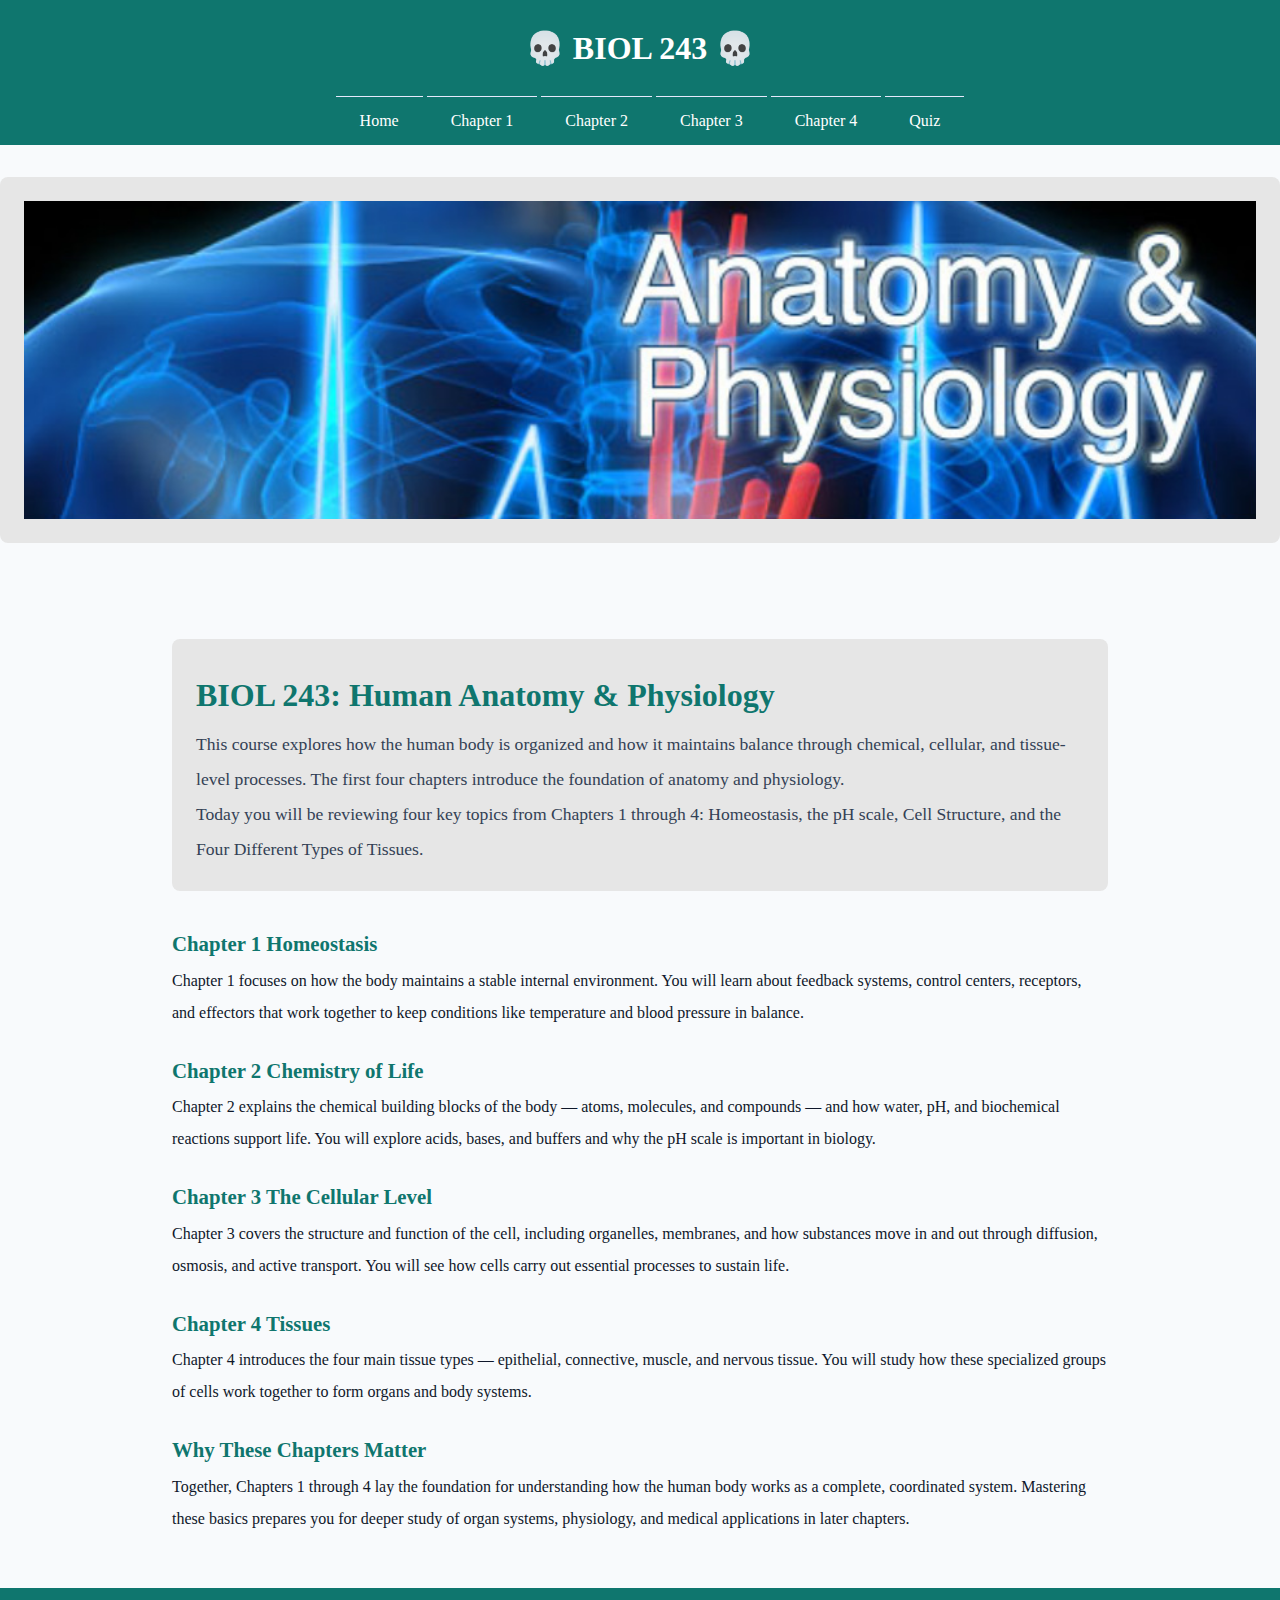
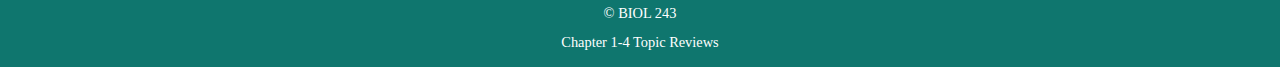
<file: index.html>
<!DOCTYPE html>
<html lang="en">
    <head>
        <title> BIOL 243 </title>
        <meta chartset="utf-8">
        <meta name="viewport" content="width=device-width, initial-scale=1.0">
        <link rel="stylesheet" href="css/styles.min.css">
    </head>
    
    <body>
        <!-- Mobile Nav -->  
        <nav class="mobile-nav">
            <div id="menu-links">
                <a href="index.html">Home</a>
                <a href="chapter1.html">Chapter 1</a>
                <a href="chapter2.html">Chapter 2</a>
                <a href="chapter3.html">Chapter 3</a>
                <a href="chapter4.html">Chapter 4</a>
                <a href="quiz.hmtl">Quiz</a>
            </div>
            <a class="menu-icon" onclick="hamburger()">
                <div>&#9776;</div>
            </a>
        </nav>
        <header>
            <h1><span class="tab-desk">&#128128;</span> BIOL 243 <span class="tab-desk">&#128128;</span></h1>
        </header>
        <nav class="tab-desk">
            <ul>
                <li><a href="index.html">Home</a></li>
                <li><a href="chapter1.html">Chapter 1</a></li>
                <li><a href="chapter2.html">Chapter 2</a></li>
                <li><a href="chapter3.html">Chapter 3</a></li>
                <li><a href="chapter4.html">Chapter 4</a></li>
                <li><a href="quiz.html">Quiz</a></li>
            </ul>
        </nav>

        <section class="hero">
            <img src="images/anatomy-banner3.jpg" alt="Anatomy banner" class="hero__img">
        </section>

        <main>
            <div class="wrapper">
                <div class="hero">
                    <h1>BIOL 243: Human Anatomy & Physiology</h1>
                    <p class="lead">
                        This course explores how the human body is organized and how it maintains balance
                        through chemical, cellular, and tissue-level processes. The first four chapters
                        introduce the foundation of anatomy and physiology.
                    </p>
                    <p class="lead">
                        Today you will be reviewing four key topics from Chapters 1 through 4: 
                        Homeostasis, the pH scale, Cell Structure, and the Four Different Types of Tissues. 
                    </p>
                </div>

                <h2>Chapter 1 Homeostasis</h2>
                <p>
                    Chapter 1 focuses on how the body maintains a stable internal environment.
                    You will learn about feedback systems, control centers, receptors, and effectors
                    that work together to keep conditions like temperature and blood pressure in balance.
                </p>

                <h2>Chapter 2 Chemistry of Life</h2>
                <p>
                    Chapter 2 explains the chemical building blocks of the body — atoms, molecules,
                    and compounds — and how water, pH, and biochemical reactions support life.
                    You will explore acids, bases, and buffers and why the pH scale is important in biology.
                </p>

                <h2>Chapter 3 The Cellular Level</h2>
                <p>
                    Chapter 3 covers the structure and function of the cell, including organelles,
                    membranes, and how substances move in and out through diffusion, osmosis,
                    and active transport. You will see how cells carry out essential processes to sustain life.
                </p>

                <h2>Chapter 4 Tissues</h2>
                <p>
                Chapter 4 introduces the four main tissue types — epithelial, connective, muscle,
                and nervous tissue. You will study how these specialized groups of cells work together
                to form organs and body systems.
                </p>

                <h2>Why These Chapters Matter</h2>
                <p>
                    Together, Chapters 1 through 4 lay the foundation for understanding how the human body
                    works as a complete, coordinated system. Mastering these basics prepares you for
                    deeper study of organ systems, physiology, and medical applications in later chapters.
                </p>
            </div>
        </main>

        <footer class="footer">
            <p>&copy; BIOL 243 </p>
            <p>Chapter 1-4 Topic Reviews</p>
        </footer> 
        <script src="scripts/script.js"></script>
    </body>
</html>
</file>
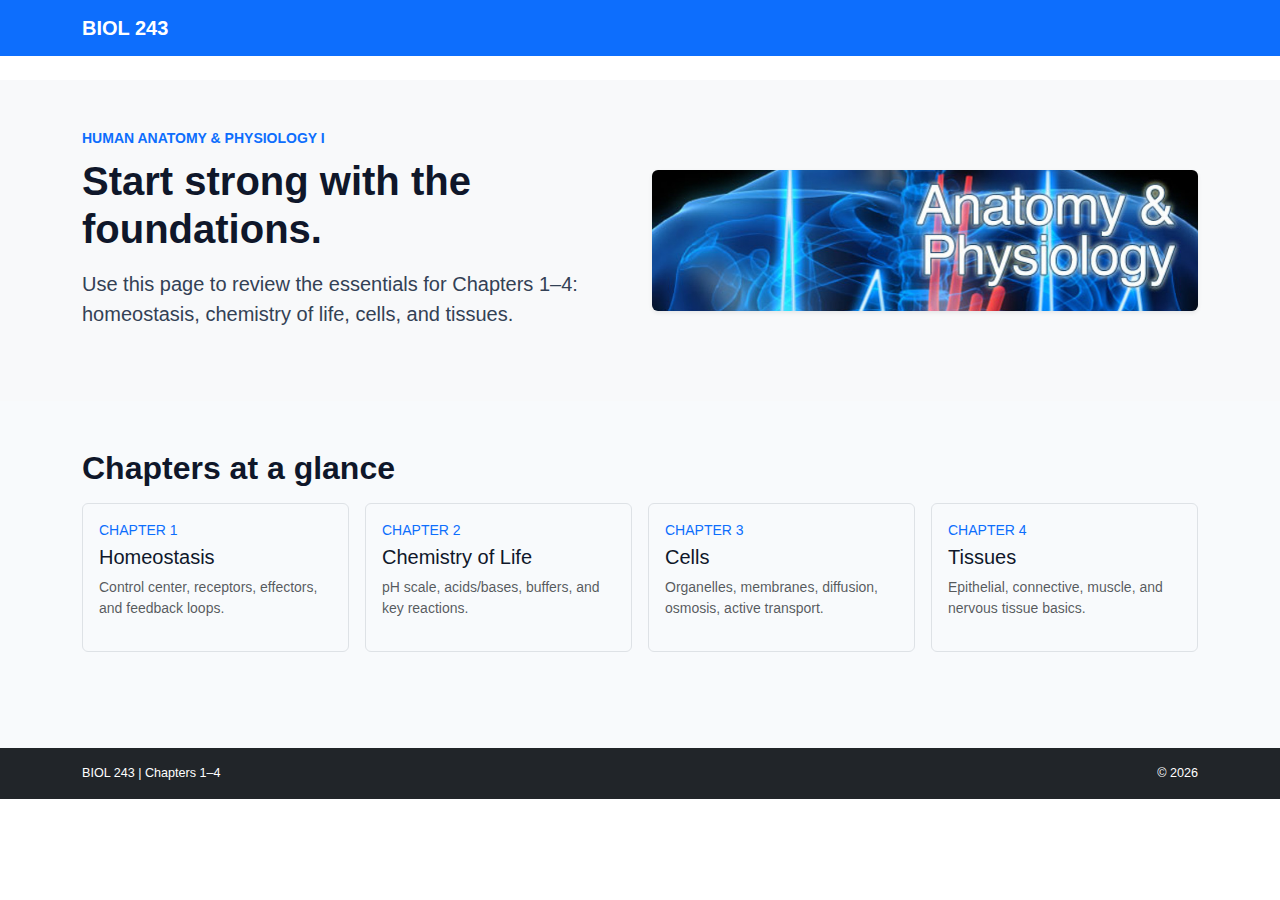
<file: BIOL243-bootstrap/index.html>
<!Doctype html>
<html lang="en">
<head>
    <meta charset="utf-8">
    <meta name="viewport" content="width=device-width, initial-scale=1">
    <title>BIOL 243 | Home</title>
    <link href="https://cdn.jsdelivr.net/npm/bootstrap@5.3.3/dist/css/bootstrap.min.css" rel="stylesheet">
    <link rel="stylesheet" href="css/styles.css">
</head>
<body>
    <nav class="navbar navbar-expand-lg navbar-dark bg-primary mb-4">
        <div class="container">
            <a class="navbar-brand fw-semibold" href="#">BIOL 243</a>
        </div>
    </nav>

    <header class="py-5 bg-light" id="overview">
        <div class="container">
            <div class="row align-items-center g-4">
                <div class="col-lg-6">
                    <p class="text-uppercase text-primary fw-semibold small mb-2">Human Anatomy &amp; Physiology I</p>
                    <h1 class="fw-bold mb-3">Start strong with the foundations.</h1>
                    <p class="lead mb-4">Use this page to review the essentials for Chapters 1–4: homeostasis, chemistry of life, cells, and tissues.</p>
                </div>
                <div class="col-lg-6">
                    <img src="images/anatomy-banner3.jpg" class="img-fluid rounded shadow-sm" alt="Anatomy illustration">
                </div>
            </div>
        </div>
    </header>

    <main class="py-5">
        <div class="container">
            <section class="mb-5" id="chapters">
                <h2 class="fw-bold mb-3">Chapters at a glance</h2>
                <div class="row g-3">
                    <div class="col-md-6 col-lg-3">
                        <div class="border rounded p-3 h-100">
                            <p class="text-uppercase text-primary small mb-1">Chapter 1</p>
                            <h5 class="mb-2">Homeostasis</h5>
                            <p class="mb-3 small text-muted">Control center, receptors, effectors, and feedback loops.</p>
                        </div>
                    </div>
                    <div class="col-md-6 col-lg-3">
                        <div class="border rounded p-3 h-100">
                            <p class="text-uppercase text-primary small mb-1">Chapter 2</p>
                            <h5 class="mb-2">Chemistry of Life</h5>
                            <p class="mb-3 small text-muted">pH scale, acids/bases, buffers, and key reactions.</p>
                        </div>
                    </div>
                    <div class="col-md-6 col-lg-3">
                        <div class="border rounded p-3 h-100">
                            <p class="text-uppercase text-primary small mb-1">Chapter 3</p>
                            <h5 class="mb-2">Cells</h5>
                            <p class="mb-3 small text-muted">Organelles, membranes, diffusion, osmosis, active transport.</p>
                        </div>
                    </div>
                    <div class="col-md-6 col-lg-3">
                        <div class="border rounded p-3 h-100">
                            <p class="text-uppercase text-primary small mb-1">Chapter 4</p>
                            <h5 class="mb-2">Tissues</h5>
                            <p class="mb-3 small text-muted">Epithelial, connective, muscle, and nervous tissue basics.</p>
                        </div>
                    </div>
                </div>
            </section>
        </div>
    </main>

    <footer class="py-3 bg-dark text-white">
        <div class="container d-flex justify-content-between align-items-center">
            <span class="small">BIOL 243 | Chapters 1–4</span>
            <span class="small">&copy; <span id="year"></span></span>
        </div>
    </footer>
    <script src="https://cdn.jsdelivr.net/npm/bootstrap@5.3.3/dist/js/bootstrap.bundle.min.js"></script>
    <script src="scripts/script.js"></script>
</body>
</html>
</file>
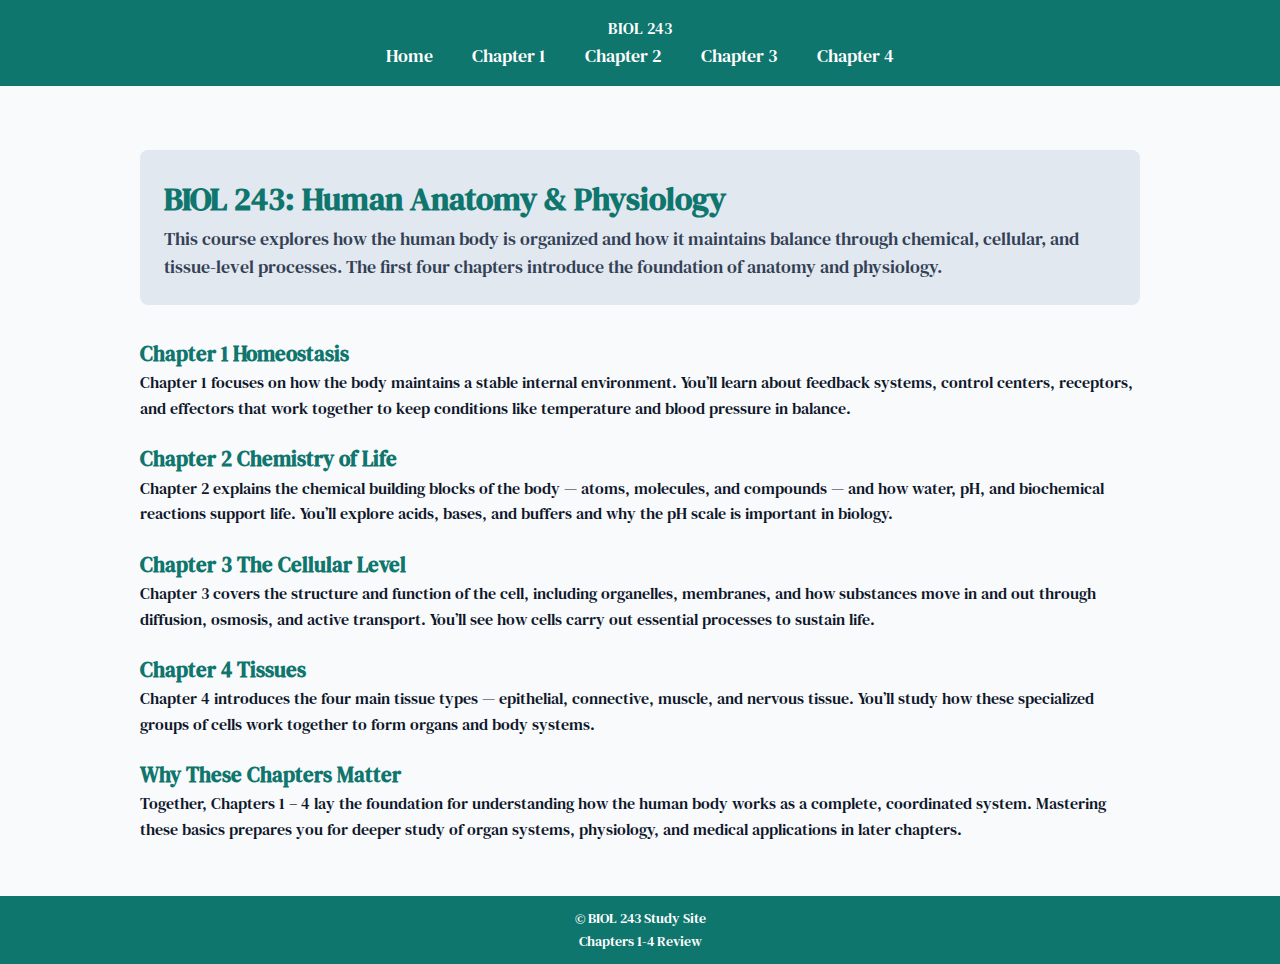
<file: Project A&P/index.html>
<!DOCTYPE html>
<html lang="eng">
    <head>
        <title>Biol 243 Ch 1-4 Review</title>
        <meta charset="utf-8">
        <meta name="viewport" content="width=device-width, intial-scale=1.0">
        <link rel="stylesheet" href="styles.css">
        <link rel="preconnect" href="https://fonts.googleapis.com">
        <link rel="preconnect" href="https://fonts.gstatic.com" crossorigin>
        <link href="https://fonts.googleapis.com/css2?family=DM+Serif+Text:ital@0;1&display=swap" rel="stylesheet">
    </head>

    <body>
        <header class="site-header">
            <div class="wrap">
                <div>BIOL 243</div>
                <nav>
                    <a href="index.html">Home</a>
                    <a href="chapter1.html">Chapter 1</a>
                    <a href="chapter2.html">Chapter 2</a>
                    <a href="chapter3.html">Chapter 3</a>
                    <a href="chapter4.html">Chapter 4</a>
                </nav>
            </div>
        </header>
        <main class="container">
            <section class="hero">
                <h1>BIOL 243: Human Anatomy & Physiology</h1>
                <p class="lead">
                    This course explores how the human body is organized and how it maintains balance
                    through chemical, cellular, and tissue-level processes. The first four chapters
                    introduce the foundation of anatomy and physiology.
                </p>
            </section>

            <section>
                <h2>Chapter 1 Homeostasis</h2>
                <p>
                    Chapter 1 focuses on how the body maintains a stable internal environment.
                    You’ll learn about feedback systems, control centers, receptors, and effectors
                    that work together to keep conditions like temperature and blood pressure in balance.
                </p>

                <h2>Chapter 2 Chemistry of Life</h2>
                <p>
                    Chapter 2 explains the chemical building blocks of the body — atoms, molecules,
                    and compounds — and how water, pH, and biochemical reactions support life.
                    You’ll explore acids, bases, and buffers and why the pH scale is important in biology.
                </p>

                <h2>Chapter 3 The Cellular Level</h2>
                <p>
                    Chapter 3 covers the structure and function of the cell, including organelles,
                    membranes, and how substances move in and out through diffusion, osmosis,
                    and active transport. You’ll see how cells carry out essential processes to sustain life.
                </p>

                <h2>Chapter 4 Tissues</h2>
                <p>
                    Chapter 4 introduces the four main tissue types — epithelial, connective, muscle,
                    and nervous tissue. You’ll study how these specialized groups of cells work together
                    to form organs and body systems.
                </p>
            </section>

            <section>
                <h2>Why These Chapters Matter</h2>
                <p>
                    Together, Chapters 1 – 4 lay the foundation for understanding how the human body
                    works as a complete, coordinated system. Mastering these basics prepares you for
                    deeper study of organ systems, physiology, and medical applications in later chapters.
                </p>
            </section>
        </main>
        
        <footer class="footer">
            <div class="wrap">
                <div>© BIOL 243 Study Site</div>
                <div>Chapters 1-4 Review</div>
            </div>
        </footer>

    </body>
</html>
</file>
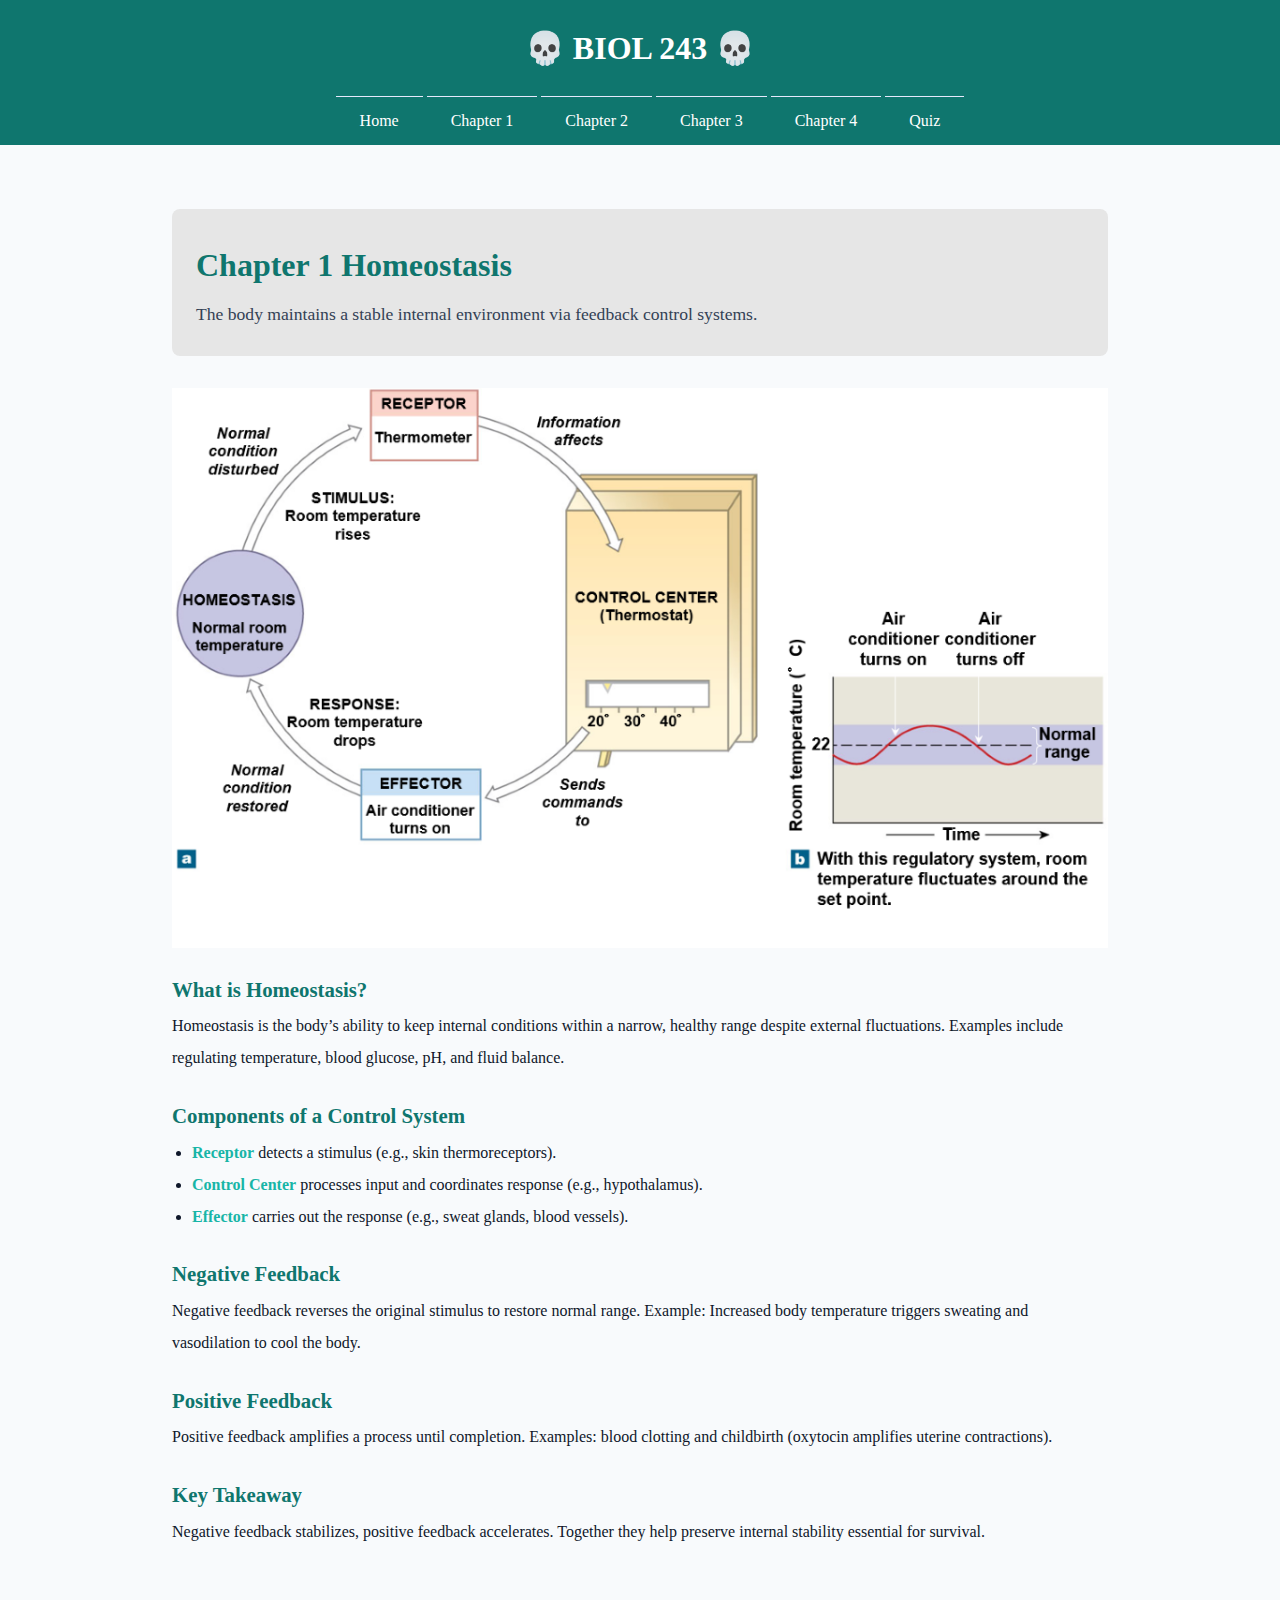
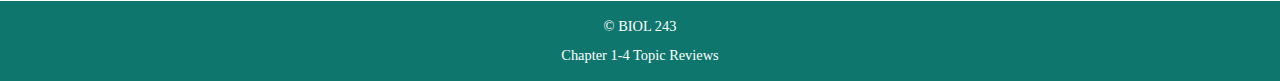
<file: chapter1.html>
<!DOCTYPE html>
<html lang="en">
    <head>
        <title>BIOL 243 Chapter 1: Homeostasis</title>
        <meta charset="UTF-8">
        <meta name="viewport" content="width=device-width, initial-scale=1.0">
        <link rel="stylesheet" href="css/styles.min.css">
    </head>
    <body>
        <!-- Mobile Nav -->  
        <nav class="mobile-nav">
            <div id="menu-links">
                <a href="index.html">Home</a>
                <a href="chapter1.html">Chapter 1</a>
                <a href="chapter2.html">Chapter 2</a>
                <a href="chapter3.html">Chapter 3</a>
                <a href="chapter4.html">Chapter 4</a>
                <a href="quiz.hmtl">Quiz</a>
            </div>
            <a class="menu-icon" onclick="hamburger()">
                <div>&#9776;</div>
            </a>
        </nav>
        <header>
            <h1><span class="tab-desk">&#128128;</span> BIOL 243 <span class="tab-desk">&#128128;</span></h1>
        </header>
        <nav class="tab-desk">
            <ul>
                <li><a href="index.html">Home</a></li>
                <li><a href="chapter1.html">Chapter 1</a></li>
                <li><a href="chapter2.html">Chapter 2</a></li>
                <li><a href="chapter3.html">Chapter 3</a></li>
                <li><a href="chapter4.html">Chapter 4</a></li>
                <li><a href="quiz.html">Quiz</a></li>
            </ul>
        </nav>        
        <main>
            <div class="wrapper">
                <div class="hero">
                    <h1>Chapter 1 Homeostasis</h1>
                    <p class="lead">The body maintains a stable internal environment via feedback control systems.</p>
                </div>
                <div class="photo-box">
                    <img 
                    src="images/homeostasis.png" 
                    alt="homeostasis visual concept">
                </div>

                <h2>What is Homeostasis?</h2>
                <p>Homeostasis is the body’s ability to keep internal conditions within a narrow, healthy range despite external fluctuations. Examples include regulating temperature, blood glucose, pH, and fluid balance.</p>
                <h2>Components of a Control System</h2>
                <ul>
                    <li><strong>Receptor</strong> detects a stimulus (e.g., skin thermoreceptors).</li>
                    <li><strong>Control Center</strong> processes input and coordinates response (e.g., hypothalamus).</li>
                    <li><strong>Effector</strong> carries out the response (e.g., sweat glands, blood vessels).</li>
                </ul>

                <h2>Negative Feedback</h2>
                <p>Negative feedback reverses the original stimulus to restore normal range. Example: Increased body temperature triggers sweating and vasodilation to cool the body.</p>
                
                <h2>Positive Feedback</h2>
                <p>Positive feedback amplifies a process until completion. Examples: blood clotting and childbirth (oxytocin amplifies uterine contractions).</p>
                
                <h2>Key Takeaway</h2>
                <p>Negative feedback stabilizes, positive feedback accelerates. Together they help preserve internal stability essential for survival.</p>
            </div>
        </main>
        
        <footer class="footer">
            <p>&copy; BIOL 243 </p>
            <p>Chapter 1-4 Topic Reviews</p>
        </footer>
        <script src="scripts/script.js"></script>
    </body>
</html>
</file>
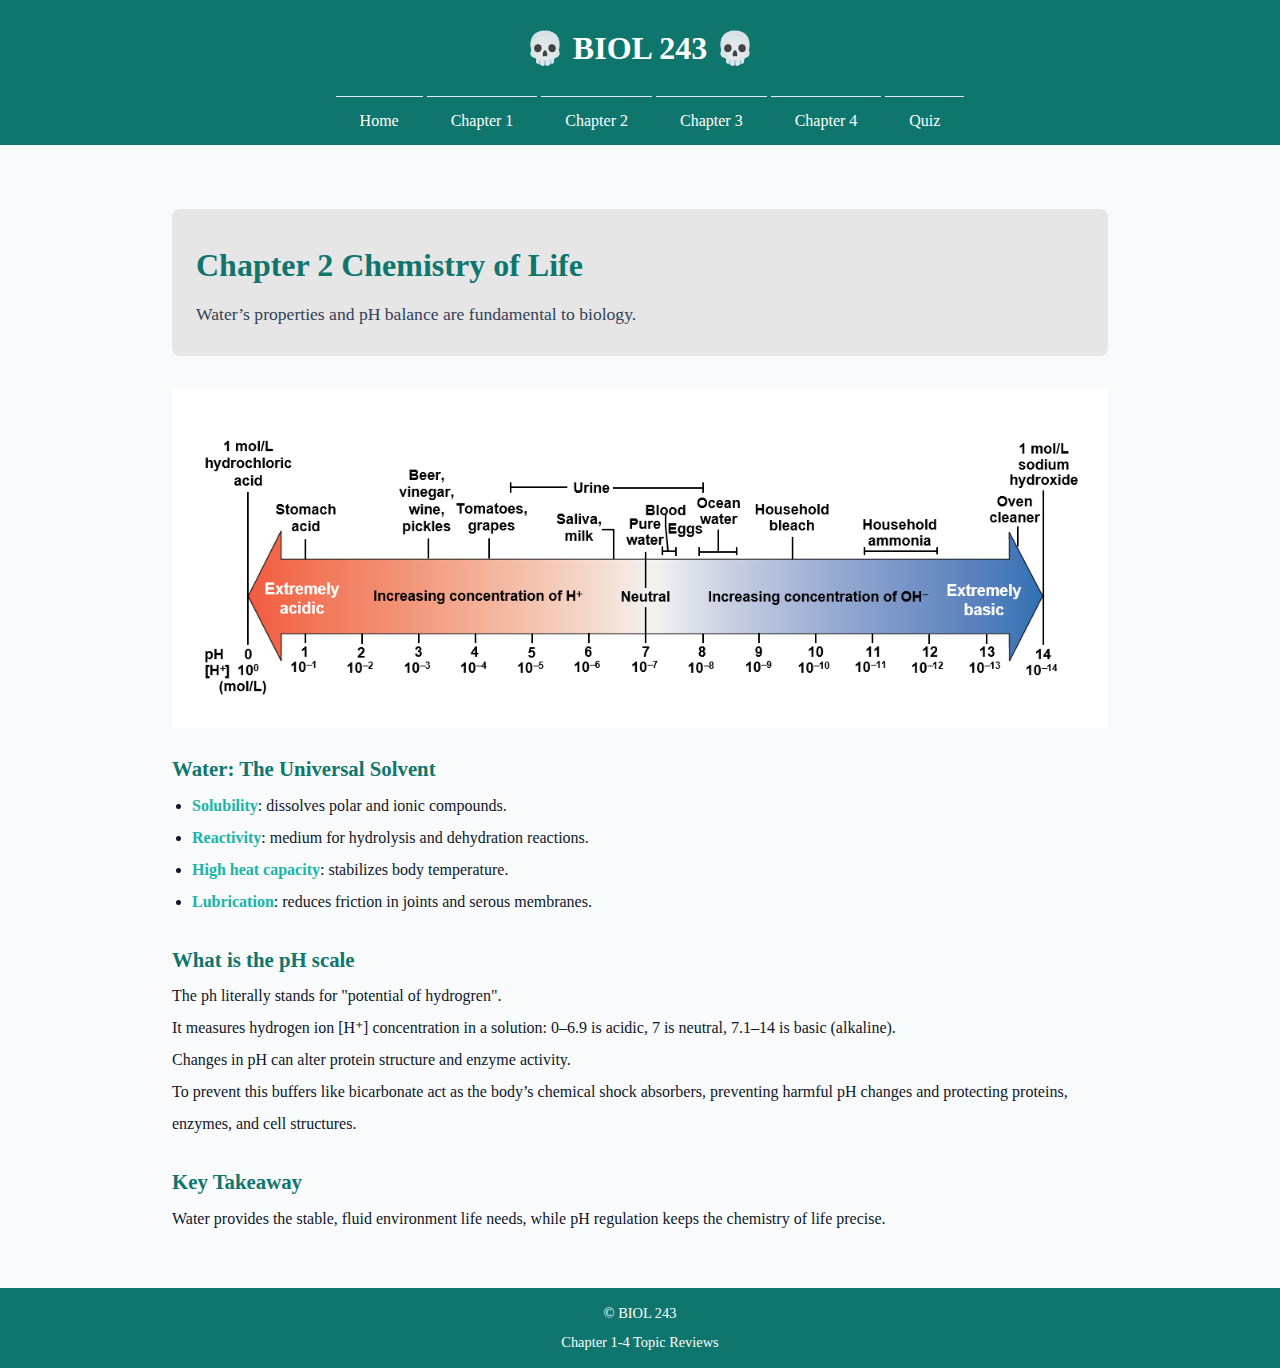
<file: chapter2.html>
<!DOCTYPE html>
<html lang="en">
    <head>
        <title>BIOL 243 Chapter 2: Chemistry of Life</title>
        <meta charset="UTF-8">
        <meta name="viewport" content="width=device-width, initial-scale=1.0">
        <link rel="stylesheet" href="css/styles.min.css">
    </head>
    
    <body>
        <!-- Mobile Nav -->  
        <nav class="mobile-nav">
            <div id="menu-links">
                <a href="index.html">Home</a>
                <a href="chapter1.html">Chapter 1</a>
                <a href="chapter2.html">Chapter 2</a>
                <a href="chapter3.html">Chapter 3</a>
                <a href="chapter4.html">Chapter 4</a>
                <a href="quiz.hmtl">Quiz</a>
            </div>
            <a class="menu-icon" onclick="hamburger()">
                <div>&#9776;</div>
            </a>
        </nav>
        <header>
            <h1><span class="tab-desk">&#128128;</span> BIOL 243 <span class="tab-desk">&#128128;</span></h1>
        </header>
        <nav class="tab-desk">
            <ul>
                <li><a href="index.html">Home</a></li>
                <li><a href="chapter1.html">Chapter 1</a></li>
                <li><a href="chapter2.html">Chapter 2</a></li>
                <li><a href="chapter3.html">Chapter 3</a></li>
                <li><a href="chapter4.html">Chapter 4</a></li>
                <li><a href="quiz.hmtl">Quiz</a></li>
            </ul>
        </nav>

        <main>
            <div class="wrapper">
                <div class="hero">
                    <h1>Chapter 2 Chemistry of Life</h1>
                    <p class="lead">Water’s properties and pH balance are fundamental to biology.</p>
                </div>

                <div class="photo-box">
                    <img 
                    src="images/ph-scale.png" 
                    alt="Water and pH concept image"/>
                </div>

                <h2>Water: The Universal Solvent</h2>
                <ul>
                    <li><strong>Solubility</strong>: dissolves polar and ionic compounds.</li>
                    <li><strong>Reactivity</strong>: medium for hydrolysis and dehydration reactions.</li>
                    <li><strong>High heat capacity</strong>: stabilizes body temperature.</li>
                    <li><strong>Lubrication</strong>: reduces friction in joints and serous membranes.</li>
                </ul>

                <h2>What is the pH scale</h2>
                    <p>The ph literally stands for "potential of hydrogren".</p>
                    <p>It measures hydrogen ion [H⁺] concentration in a solution: 0–6.9 is acidic, 7 is neutral, 7.1–14 is basic (alkaline).</p> 
                    <p>Changes in pH can alter protein structure and enzyme activity.</p> 
                    <p>To prevent this buffers like bicarbonate act as the body’s chemical shock absorbers, preventing harmful pH changes and protecting proteins, enzymes, and cell structures.</p>
                    
                <h2>Key Takeaway</h2>
                <p>Water provides the stable, fluid environment life needs, while pH regulation keeps the chemistry of life precise.</p>
            </div>
        </main>

        <footer class="footer">
            <p>&copy; BIOL 243 </p>
            <p>Chapter 1-4 Topic Reviews</p>
        </footer>
        <script src="scripts/script.js"></script>
    </body>
</html>
</file>
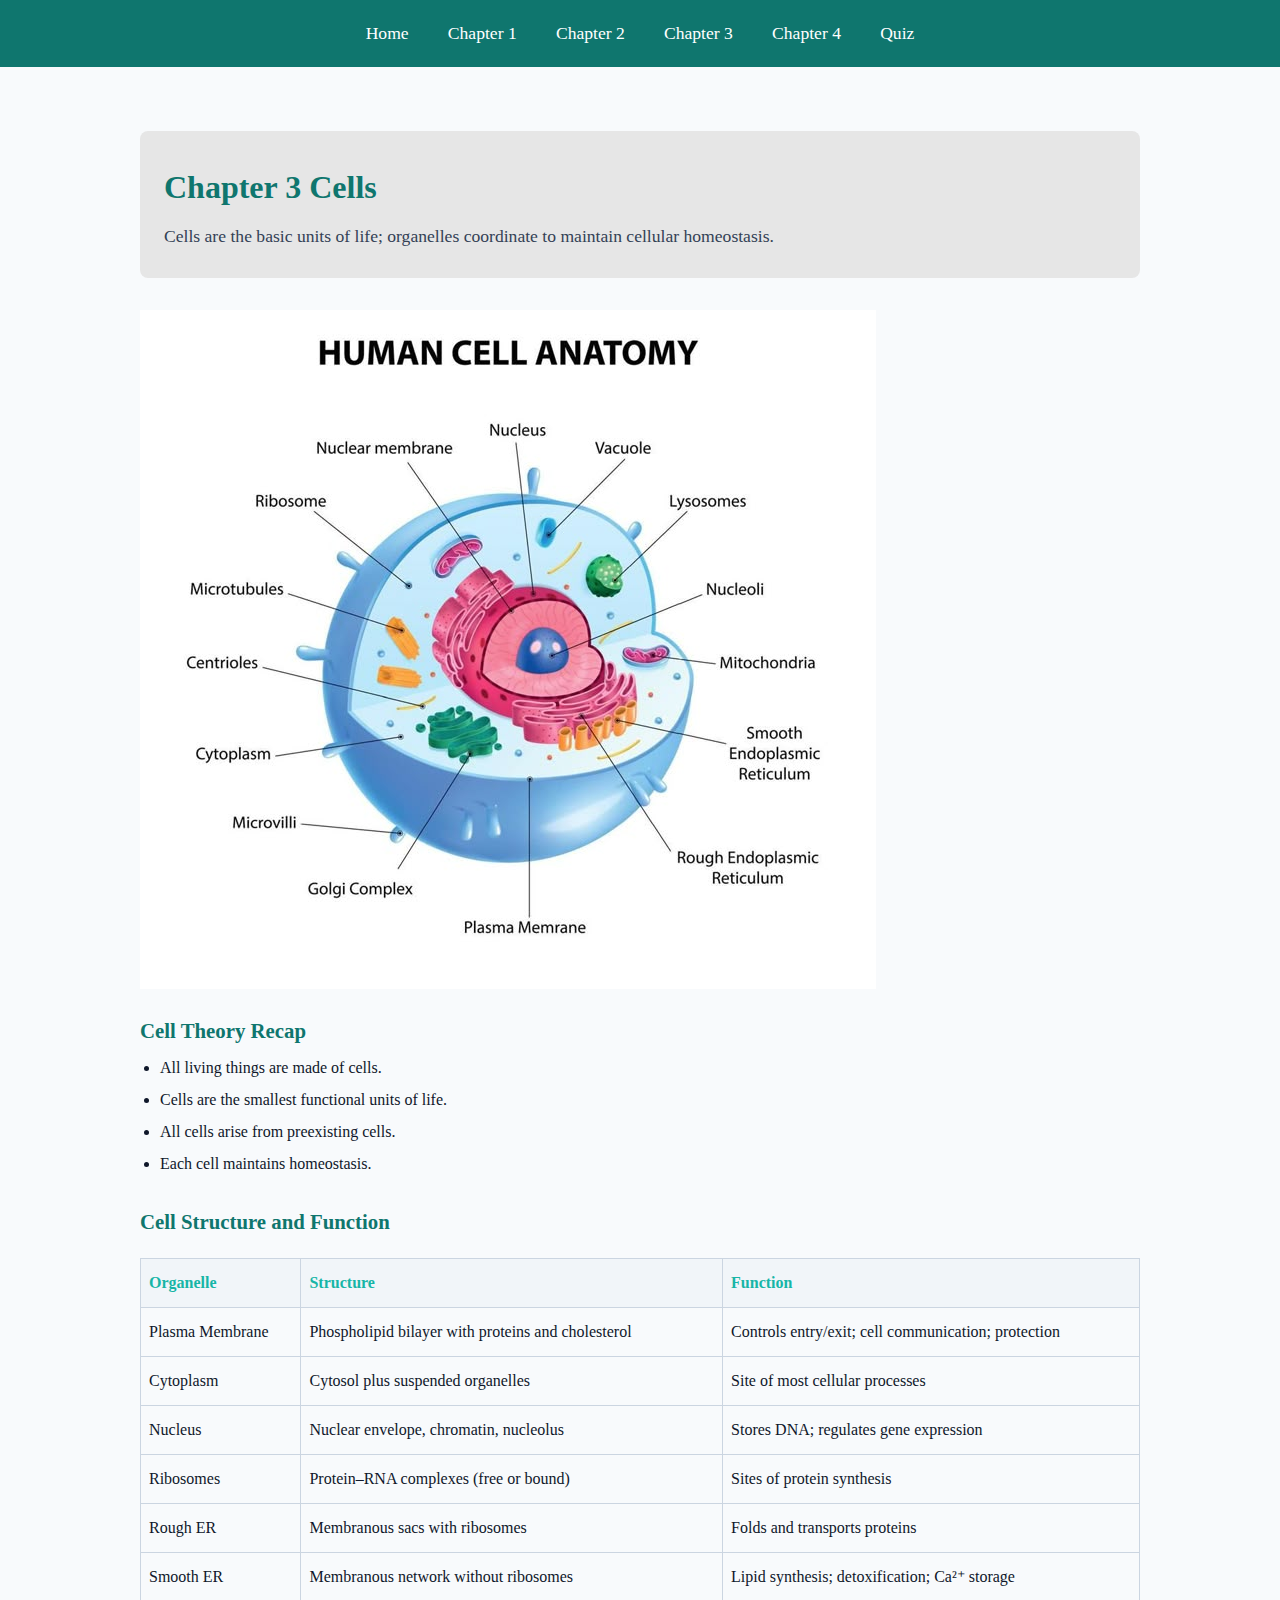
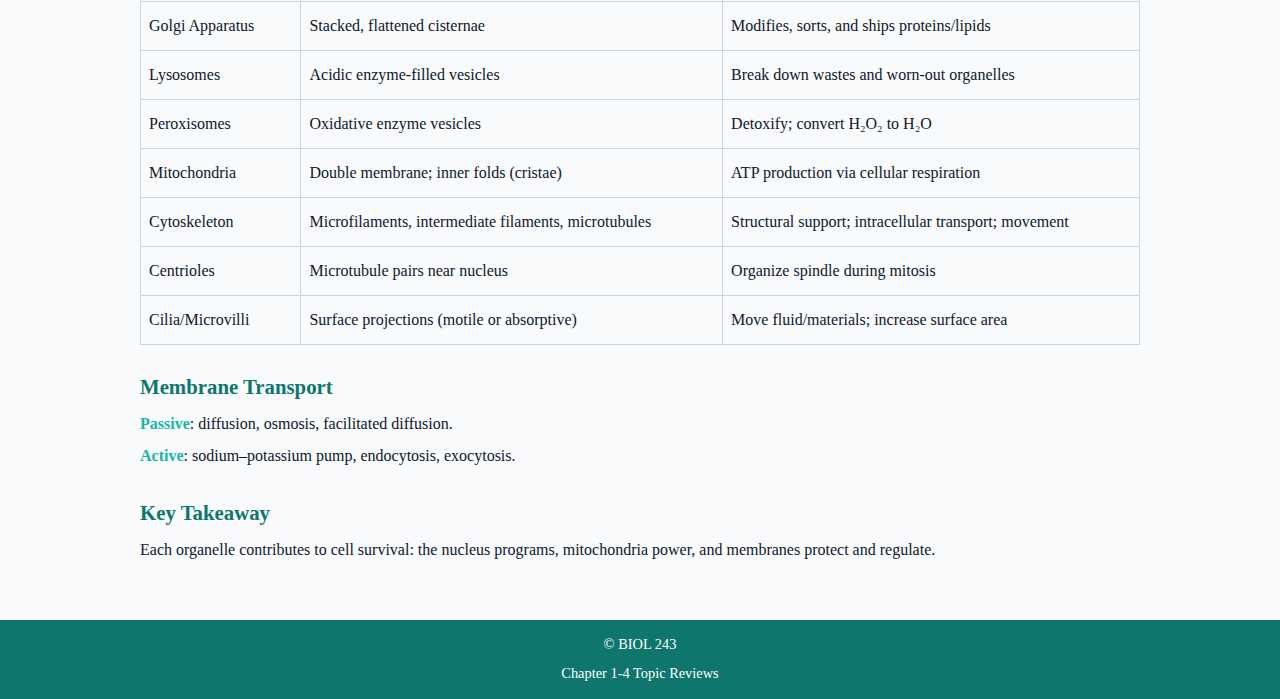
<file: chapter3.html>
<!DOCTYPE html>
<html lang="en">
    <head>
        <title>BIOL 243 Chapter 3: Cells</title>
        <meta charset="UTF-8">
        <meta name="viewport" content="width=device-width, initial-scale=1.0">
        <link rel="stylesheet" href="styles.css">
    </head>

    <body>
        <header>
            <title>BIOL 243</title>
                <nav>
                    <a href="index.html">Home</a>
                    <a href="chapter1.html">Chapter 1</a>
                    <a href="chapter2.html">Chapter 2</a>
                    <a href="chapter3.html">Chapter 3</a>
                    <a href="chapter4.html">Chapter 4</a>
                    <a href="quiz.hmtl">Quiz</a>
        </header>
        
        <main>
            <div class="wrapper">
                <div class="hero">
                    <h1>Chapter 3 Cells</h1>
                    <p class="lead">Cells are the basic units of life; organelles coordinate to maintain cellular homeostasis.</p>
                </div>
            
                <div clas="photo-box"> 
                    <img src="images/cell.png" 
                    alt="Cell structure illustration">
                </div>

                <h2>Cell Theory Recap</h2>
                <ul>
                    <li>All living things are made of cells.</li>
                    <li>Cells are the smallest functional units of life.</li>
                    <li>All cells arise from preexisting cells.</li>
                    <li>Each cell maintains homeostasis.</li>
                </ul>
                
                <h2>Cell Structure and Function</h2>
                <table class="table">
                    <thead>
                        <tr>
                            <th>Organelle</th>
                            <th>Structure</th>
                            <th>Function</th>
                        </tr>
                    </thead>

                    <tbody>
                        <tr>
                            <td>Plasma Membrane</td>
                            <td>Phospholipid bilayer with proteins and cholesterol</td>
                            <td>Controls entry/exit; cell communication; protection</td>
                        </tr>

                        <tr>
                            <td>Cytoplasm</td>
                                <td>Cytosol plus suspended organelles</td>
                                <td>Site of most cellular processes</td>
                        </tr>

                        <tr>
                            <td>Nucleus</td>
                            <td>Nuclear envelope, chromatin, nucleolus</td>
                            <td>Stores DNA; regulates gene expression</td>
                        </tr>

                        <tr>
                            <td>Ribosomes</td>
                            <td>Protein–RNA complexes (free or bound)</td>
                            <td>Sites of protein synthesis</td>
                        </tr>

                        <tr>
                            <td>Rough ER</td>
                            <td>Membranous sacs with ribosomes</td>
                            <td>Folds and transports proteins</td>
                        </tr>
                        
                        <tr>
                            <td>Smooth ER</td>
                            <td>Membranous network without ribosomes</td>
                            <td>Lipid synthesis; detoxification; Ca²⁺ storage</td>
                        </tr>
                        
                        <tr>
                            <td>Golgi Apparatus</td>
                            <td>Stacked, flattened cisternae</td>
                            <td>Modifies, sorts, and ships proteins/lipids</td>
                        </tr>

                        <tr>
                            <td>Lysosomes</td>
                            <td>Acidic enzyme-filled vesicles</td>
                            <td>Break down wastes and worn-out organelles</td>
                        </tr>
                        
                        <tr>
                            <td>Peroxisomes</td>
                            <td>Oxidative enzyme vesicles</td>
                            <td>Detoxify; convert H₂O₂ to H₂O</td>
                        </tr>

                        <tr>
                            <td>Mitochondria</td>
                            <td>Double membrane; inner folds (cristae)</td>
                            <td>ATP production via cellular respiration</td>
                        </tr>

                        <tr>
                            <td>Cytoskeleton</td>
                            <td>Microfilaments, intermediate filaments, microtubules</td>
                            <td>Structural support; intracellular transport; movement</td>
                        </tr>
                        
                        <tr>
                            <td>Centrioles</td>
                            <td>Microtubule pairs near nucleus</td>
                            <td>Organize spindle during mitosis</td>
                        </tr>

                        <tr>
                            <td>Cilia/Microvilli</td>
                            <td>Surface projections (motile or absorptive)</td>
                            <td>Move fluid/materials; increase surface area</td>
                        </tr>
                    </tbody>
                </table>
                
                <h2>Membrane Transport</h2>
                <p><strong>Passive</strong>: diffusion, osmosis, facilitated diffusion.</p>
                <p><strong>Active</strong>: sodium–potassium pump, endocytosis, exocytosis.</p>
                
                <h2>Key Takeaway</h2>
                <p>Each organelle contributes to cell survival: the nucleus programs, mitochondria power, and membranes protect and regulate.</p>
            </div>
        </main>
        
        <footer class="footer">
            <p>&copy; BIOL 243 </p>
            <p>Chapter 1-4 Topic Reviews</p>
        </footer>
        
    </body>
</html>
</file>
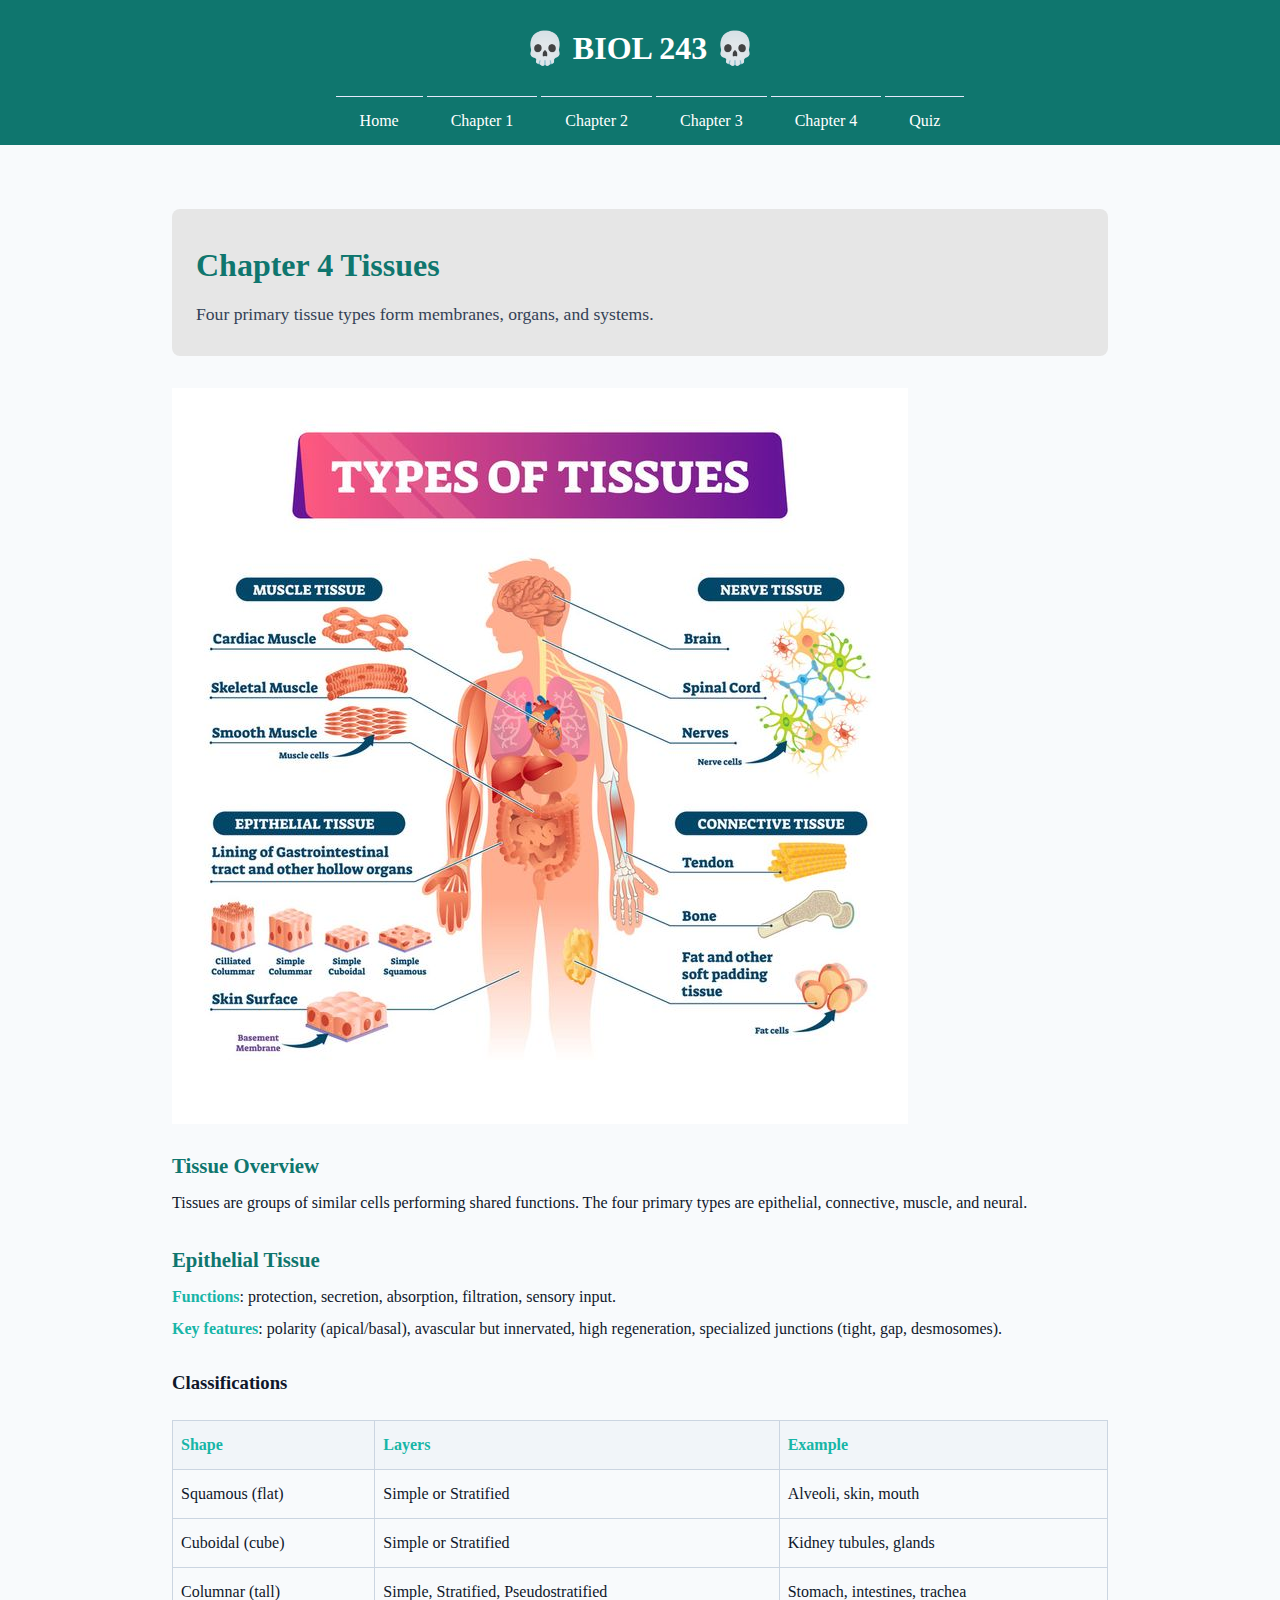
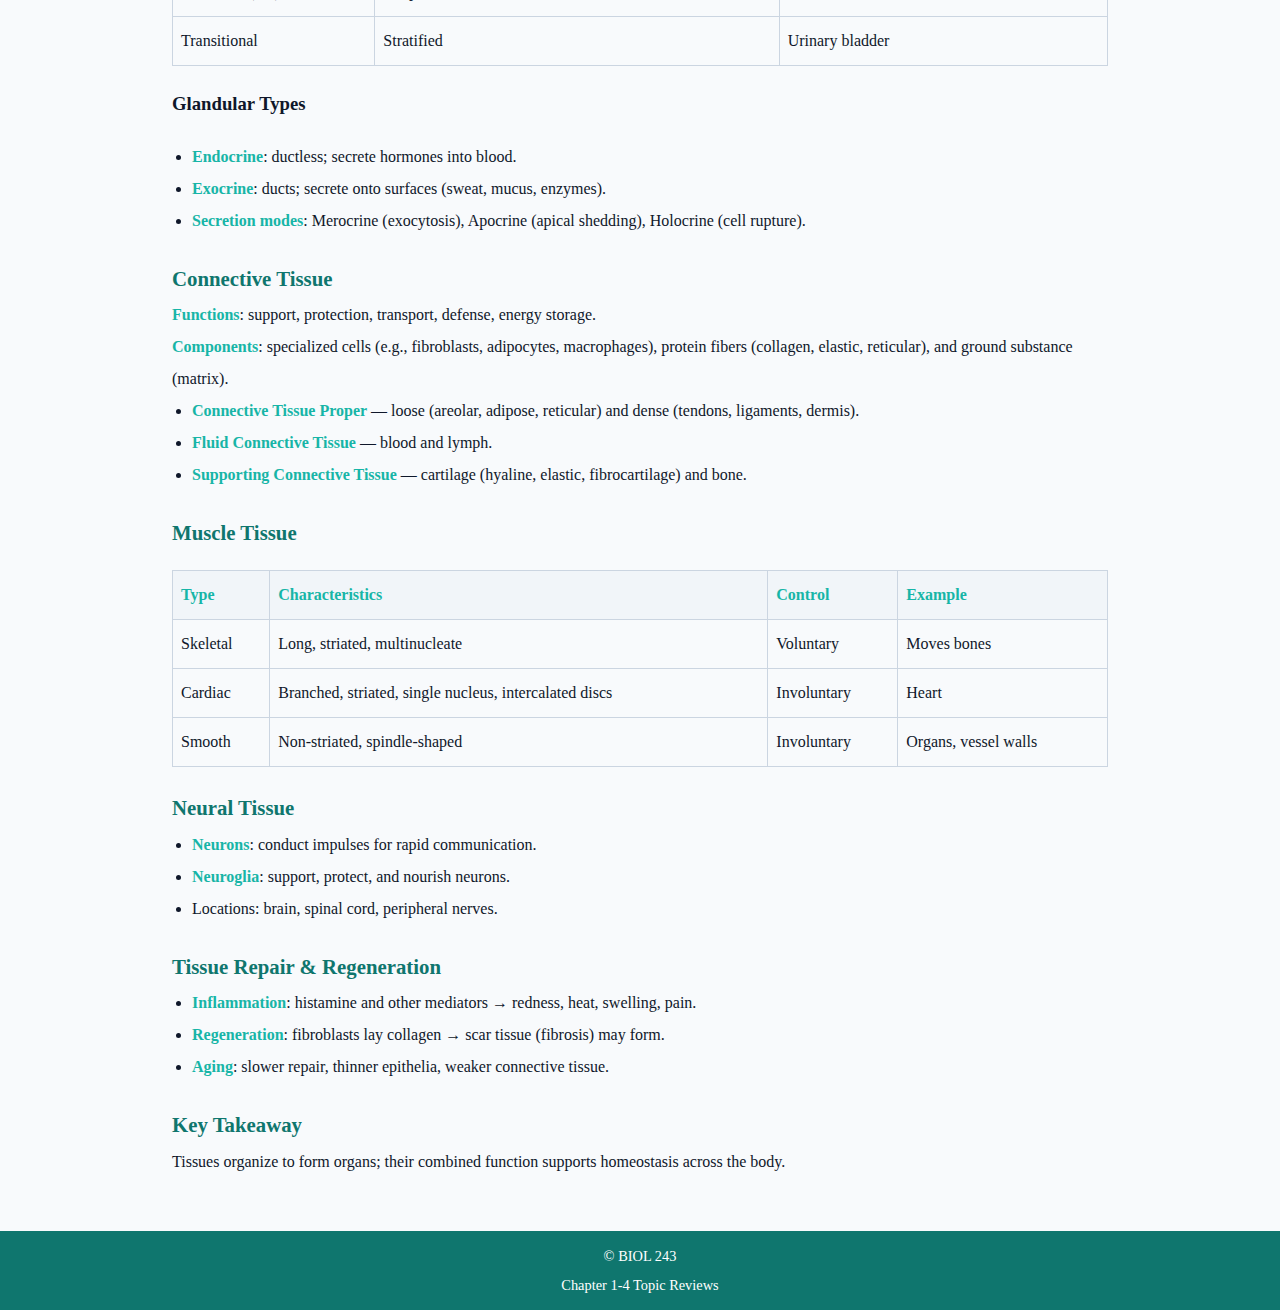
<file: chapter4.html>
<!DOCTYPE html>
<html lang="en">
    <head>
        <title>BIOL 243 Chapter 4: Tissues</title>
        <meta charset="UTF-8">
        <meta name="viewport" content="width=device-width, initial-scale=1.0">
        <link rel="stylesheet" href="css/styles.min.css">
    </head>
    
    <body>
        <!-- Mobile Nav -->  
        <nav class="mobile-nav">
            <div id="menu-links">
                <a href="index.html">Home</a>
                <a href="chapter1.html">Chapter 1</a>
                <a href="chapter2.html">Chapter 2</a>
                <a href="chapter3.html">Chapter 3</a>
                <a href="chapter4.html">Chapter 4</a>
                <a href="quiz.html">Quiz</a>
            </div>
            <a class="menu-icon" onclick="hamburger()">
                <div>&#9776;</div>
            </a>
        </nav>
        <header>
            <h1><span class="tab-desk">&#128128;</span> BIOL 243 <span class="tab-desk">&#128128;</span></h1>
        </header>
        <nav class="tab-desk">
            <ul>
                <li><a href="index.html">Home</a></li>
                <li><a href="chapter1.html">Chapter 1</a></li>
                <li><a href="chapter2.html">Chapter 2</a></li>
                <li><a href="chapter3.html">Chapter 3</a></li>
                <li><a href="chapter4.html">Chapter 4</a></li>
                <li><a href="quiz.html">Quiz</a></li>
            </ul>
        </nav>     
        <main>
            <div class="wrapper">
                <div class="hero">
                    <h1>Chapter 4 Tissues</h1>
                    <p class="lead">Four primary tissue types form membranes, organs, and systems.</p>
                </div>

                <div class="photo-box">
                    <img src="images/tissues.png" 
                    alt="Histology or tissue illustration">
                    </div>    
                <h2>Tissue Overview</h2>
                <p>Tissues are groups of similar cells performing shared functions. The four primary types are epithelial, connective, muscle, and neural.</p>

                <h2>Epithelial Tissue</h2>
                <p><strong>Functions</strong>: protection, secretion, absorption, filtration, sensory input.</p>
                <p><strong>Key features</strong>: polarity (apical/basal), avascular but innervated, high regeneration, specialized junctions (tight, gap, desmosomes).</p>

                <h3>Classifications</h3>
                <table class="table">
                    <thead>
                        <tr>
                            <th>Shape</th>
                            <th>Layers</th>
                            <th>Example</th>
                        </tr>
                    </thead>

                    <tbody>
                        <tr>
                            <td>Squamous (flat)</td>
                            <td>Simple or Stratified</td>
                            <td>Alveoli, skin, mouth</td>
                        </tr>
                        <tr>
                            <td>Cuboidal (cube)</td>
                            <td>Simple or Stratified</td>
                            <td>Kidney tubules, glands</td>
                        </tr>
                        <tr>
                            <td>Columnar (tall)</td>
                            <td>Simple, Stratified, Pseudostratified</td>
                            <td>Stomach, intestines, trachea</td>
                        </tr>
                        <tr>
                            <td>Transitional</td>
                            <td>Stratified</td>
                            <td>Urinary bladder</td>
                        </tr>
                    </tbody>
                </table>
                
                <h3>Glandular Types</h3>
                <ul>
                    <li><strong>Endocrine</strong>: ductless; secrete hormones into blood.</li>
                    <li><strong>Exocrine</strong>: ducts; secrete onto surfaces (sweat, mucus, enzymes).</li>
                    <li><strong>Secretion modes</strong>: Merocrine (exocytosis), Apocrine (apical shedding), Holocrine (cell rupture).</li>
                </ul>

                <h2>Connective Tissue</h2>
                <p><strong>Functions</strong>: support, protection, transport, defense, energy storage.</p>
                <p><strong>Components</strong>: specialized cells (e.g., fibroblasts, adipocytes, macrophages), protein fibers (collagen, elastic, reticular), and ground substance (matrix).</p>
                <ul>
                    <li><strong>Connective Tissue Proper</strong> — loose (areolar, adipose, reticular) and dense (tendons, ligaments, dermis).</li>
                    <li><strong>Fluid Connective Tissue</strong> — blood and lymph.</li>
                    <li><strong>Supporting Connective Tissue</strong> — cartilage (hyaline, elastic, fibrocartilage) and bone.</li>
                </ul>
                
                <h2>Muscle Tissue</h2>
                <table class="table">
                    <thead>
                        <tr>
                            <th>Type</th>
                            <th>Characteristics</th>
                            <th>Control</th>
                            <th>Example</th>
                        </tr>
                    </thead>

                    <tbody>
                        <tr>
                            <td>Skeletal</td>
                            <td>Long, striated, multinucleate</td>
                            <td>Voluntary</td>
                            <td>Moves bones</td>
                        </tr>
                        <tr>
                            <td>Cardiac</td>
                            <td>Branched, striated, single nucleus, intercalated discs</td>
                            <td>Involuntary</td>
                            <td>Heart</td>
                        </tr>
                        <tr>
                            <td>Smooth</td>
                            <td>Non-striated, spindle-shaped</td>
                            <td>Involuntary</td>
                            <td>Organs, vessel walls</td>
                        </tr>
                    </tbody>
                </table>
                
                <h2>Neural Tissue</h2>
                <ul>
                    <li><strong>Neurons</strong>: conduct impulses for rapid communication.</li>
                    <li><strong>Neuroglia</strong>: support, protect, and nourish neurons.</li>
                    <li>Locations: brain, spinal cord, peripheral nerves.</li>
                </ul>
                
                <h2>Tissue Repair & Regeneration</h2>
                <ul>
                    <li><strong>Inflammation</strong>: histamine and other mediators → redness, heat, swelling, pain.</li>
                    <li><strong>Regeneration</strong>: fibroblasts lay collagen → scar tissue (fibrosis) may form.</li>
                    <li><strong>Aging</strong>: slower repair, thinner epithelia, weaker connective tissue.</li>
                </ul>
                
                <h2>Key Takeaway</h2>
                <p>Tissues organize to form organs; their combined function supports homeostasis across the body.</p>
            </div>
        </main>
        
        <footer class="footer">
            <p>&copy; BIOL 243 </p>
            <p>Chapter 1-4 Topic Reviews</p>
        </footer>
        <script src="scripts/script.js"></script>
    </body>
</html>
</file>
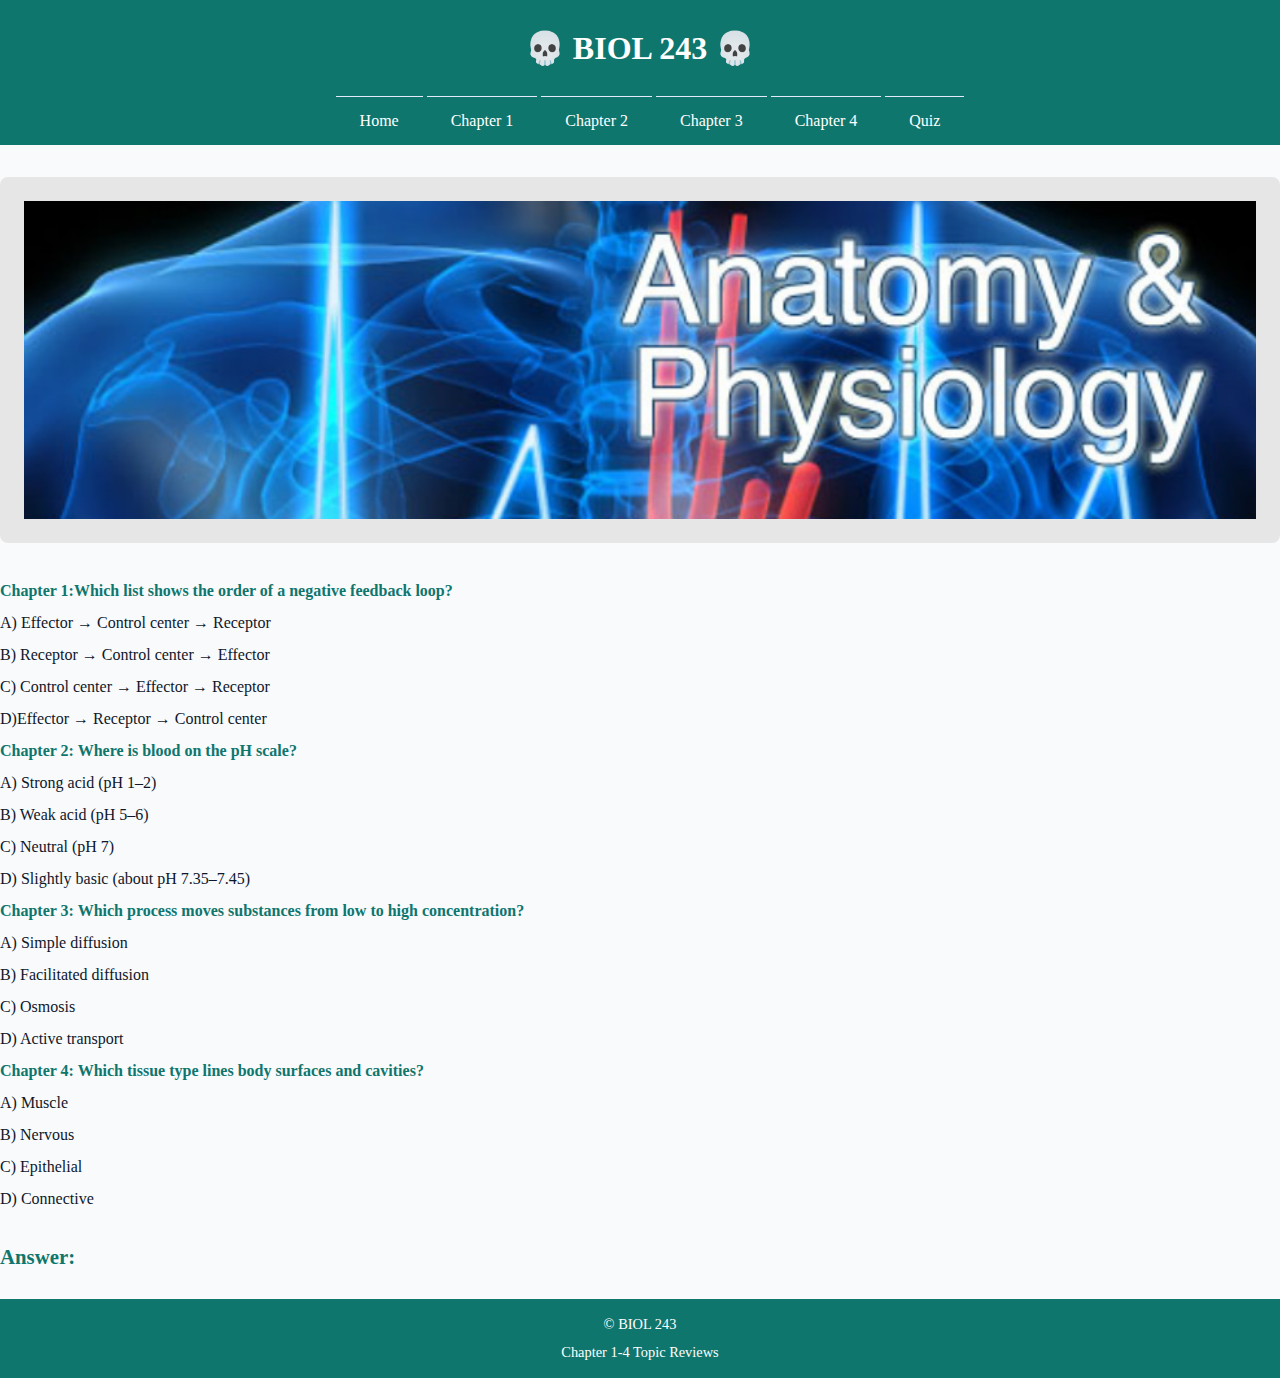
<file: quiz.html>
<!DOCTYPE html>
<html lang="en">
    <head>
        <title> BIOL 243 </title>
        <meta chartset="utf-8">
        <meta name="viewport" content="width=device-width, initial-scale=1.0">
        <link rel="stylesheet" href="css/styles.min.css">
    </head>
    
    <body>
        <!-- Mobile Nav -->  
        <nav class="mobile-nav">
            <div id="menu-links">
                <a href="index.html">Home</a>
                <a href="chapter1.html">Chapter 1</a>
                <a href="chapter2.html">Chapter 2</a>
                <a href="chapter3.html">Chapter 3</a>
                <a href="chapter4.html">Chapter 4</a>
                <a href="quiz.html">Quiz</a>
            </div>
            <a class="menu-icon" onclick="hamburger()">
                <div>&#9776;</div>
            </a>
        </nav>
        <header>
            <h1><span class="tab-desk">&#128128;</span> BIOL 243 <span class="tab-desk">&#128128;</span></h1>
        </header>
        <nav class="tab-desk">
            <ul>
                <li><a href="index.html">Home</a></li>
                <li><a href="chapter1.html">Chapter 1</a></li>
                <li><a href="chapter2.html">Chapter 2</a></li>
                <li><a href="chapter3.html">Chapter 3</a></li>
                <li><a href="chapter4.html">Chapter 4</a></li>
                <li><a href="quiz.hmtl">Quiz</a></li>
            </ul>
        </nav>
        <section class="hero">
            <img src="images/anatomy-banner3.jpg" alt="Anatomy banner" class="hero__img">
        </section>
        <main id="content">
            <div id="questions">
                <p class="question" onclick="ans1()">Chapter 1:Which list shows the order of a negative feedback loop?</p>
                <p>A) Effector → Control center → Receptor</p>
                <p>B) Receptor → Control center → Effector</p> 
                <p>C) Control center → Effector → Receptor</p>
                <p>D)Effector → Receptor → Control center</p>
                <p class="question" onclick="ans2()">Chapter 2: Where is blood on the pH scale?</p>
                <p>A) Strong acid (pH 1–2)</p>
                <p>B) Weak acid (pH 5–6)</p>
                <p>C) Neutral (pH 7)</p>
                <p>D) Slightly basic (about pH 7.35–7.45)</p>
                <p class="question" onclick="ans3()">Chapter 3: Which process moves substances from low to high concentration?</p>
                <p>A) Simple diffusion</p>
                <p>B) Facilitated diffusion</p>
                <p>C) Osmosis</p>
                <p>D) Active transport</p>
                <p class="question" onclick="ans4()">Chapter 4: Which tissue type lines body surfaces and cavities?</p>
                <p>A) Muscle</p>
                <p>B) Nervous</p>
                <p>C) Epithelial</p>
                <p>D) Connective</p>
            </div>
            <div id="answer">
                <h2>Answer:</h2>
                <p></p>
            </div>
        </main>
        <footer class="footer">
            <p>&copy; BIOL 243 </p>
            <p>Chapter 1-4 Topic Reviews</p>
        </footer> 
        <script src="scripts/script.js"></script>
    </body>
</html>
</file>
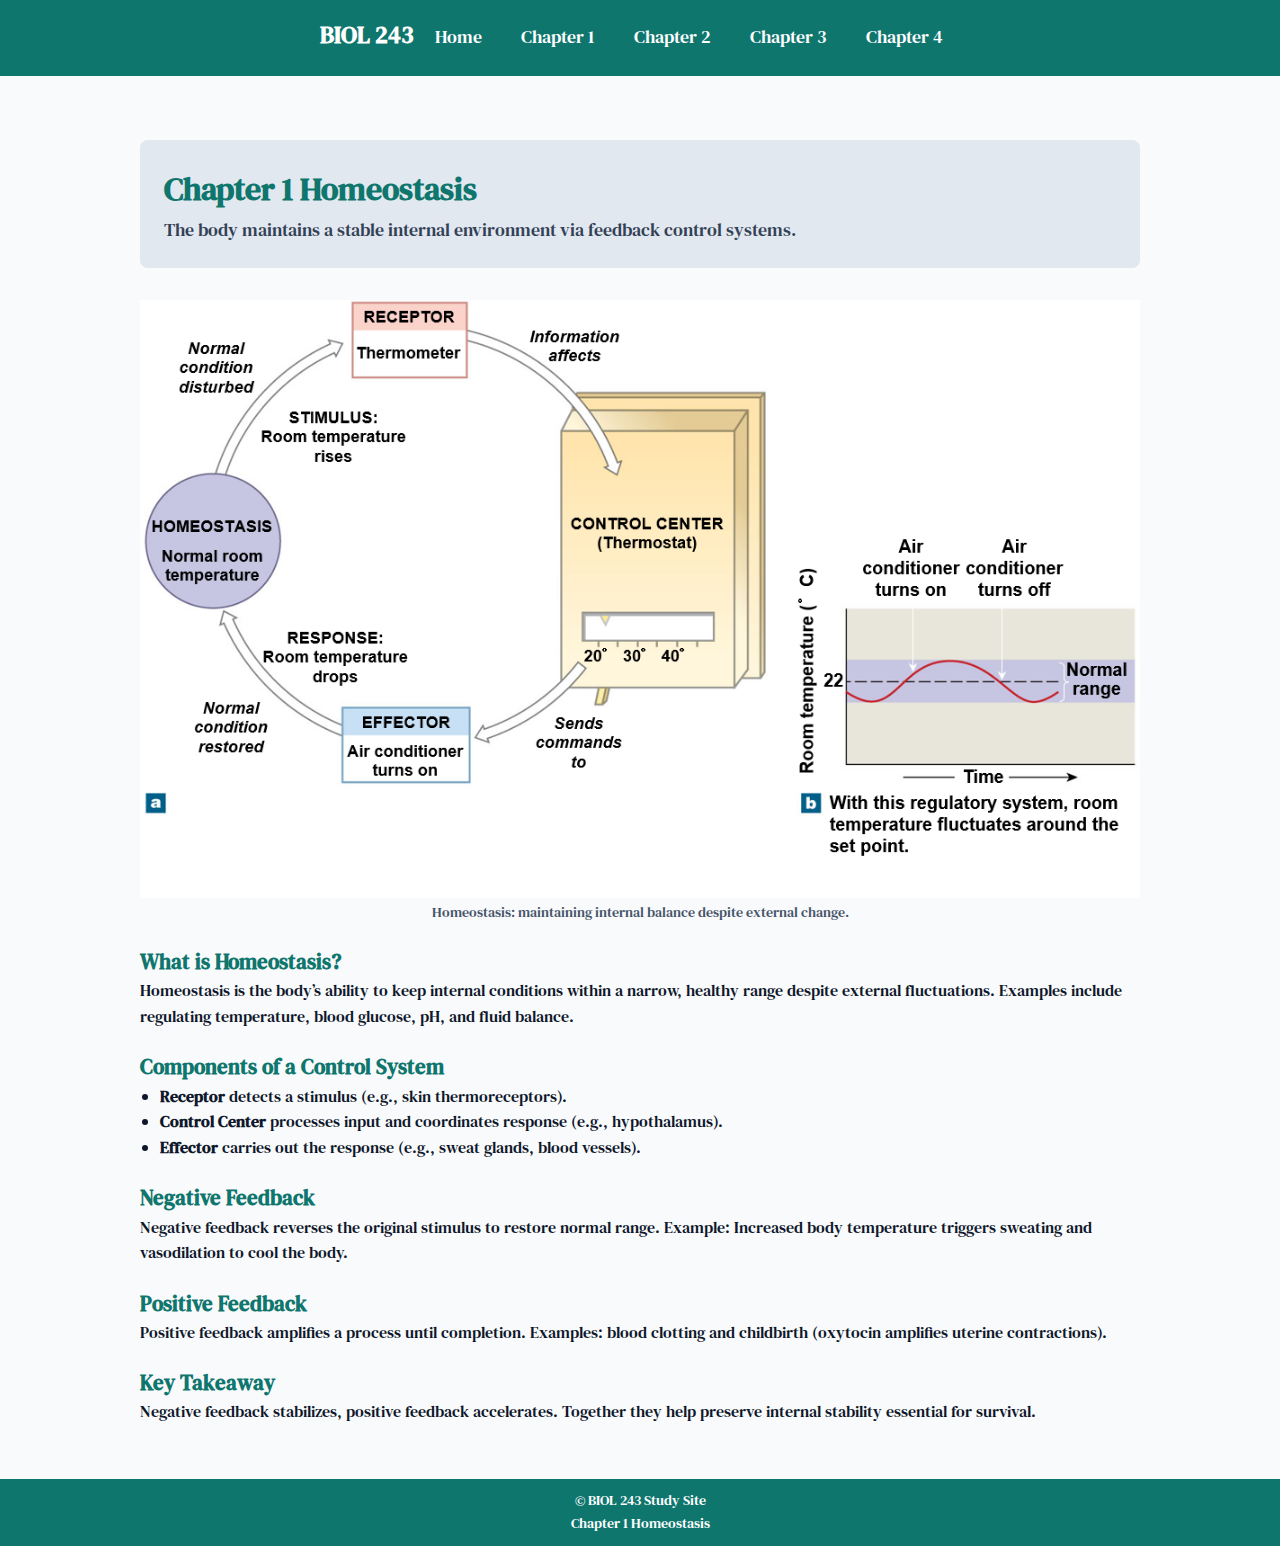
<file: Project A&P/chapter1.html>
<!DOCTYPE html>
<html lang="en">
    <head>
        <title>BIOL 243 Chapter 1: Homeostasis</title>
        <meta charset="UTF-8">
        <meta name="viewport" content="width=device-width, initial-scale=1.0">
        <link rel="stylesheet" href="styles.css">
        <link rel="preconnect" href="https://fonts.googleapis.com">
        <link rel="preconnect" href="https://fonts.gstatic.com" crossorigin>
        <link href="https://fonts.googleapis.com/css2?family=DM+Serif+Text:ital@0;1&display=swap" rel="stylesheet">
    </head>
    <body>
        <header class="site-header">
            <div class="wrap">
                <div class="brand">BIOL 243</div>
                <nav>
                    <a href="index.html">Home</a>
                    <a href="chapter1.html">Chapter 1</a>
                    <a href="chapter2.html">Chapter 2</a>
                    <a href="chapter3.html">Chapter 3</a>
                    <a href="chapter4.html">Chapter 4</a>
                </nav>
            </div>
        </header>
    
        <main class="container">
            <section class="hero">
                <h1>Chapter 1 Homeostasis</h1>
                <p class="lead">The body maintains a stable internal environment via feedback control systems.</p>
            </section>
            
            <figure class="chapter-figure">
                <img 
                src="images/homeostasis.png" 
                alt="Visual related to homeostasis">
                <figcaption>Homeostasis: maintaining internal balance despite external change.</figcaption>
            </figure>
            
            <section>
                <h2>What is Homeostasis?</h2>
                <p>Homeostasis is the body’s ability to keep internal conditions within a narrow, healthy range despite external fluctuations. Examples include regulating temperature, blood glucose, pH, and fluid balance.</p>
                <h2>Components of a Control System</h2>
                <ul>
                    <li><strong>Receptor</strong> detects a stimulus (e.g., skin thermoreceptors).</li>
                    <li><strong>Control Center</strong> processes input and coordinates response (e.g., hypothalamus).</li>
                    <li><strong>Effector</strong> carries out the response (e.g., sweat glands, blood vessels).</li>
                </ul>
                <h2>Negative Feedback</h2>
                <p>Negative feedback reverses the original stimulus to restore normal range. Example: Increased body temperature triggers sweating and vasodilation to cool the body.</p>
                <h2>Positive Feedback</h2>
                <p>Positive feedback amplifies a process until completion. Examples: blood clotting and childbirth (oxytocin amplifies uterine contractions).</p>
                <h2>Key Takeaway</h2>
                <p>Negative feedback stabilizes, positive feedback accelerates. Together they help preserve internal stability essential for survival.</p>
            </section>
        </main>
        
        <footer class="footer">
            <div class="wrap">
                <div>© BIOL 243 Study Site</div>
                <div>Chapter 1 Homeostasis</div>
            </div>
        </footer>
    </body>
</html>
</file>
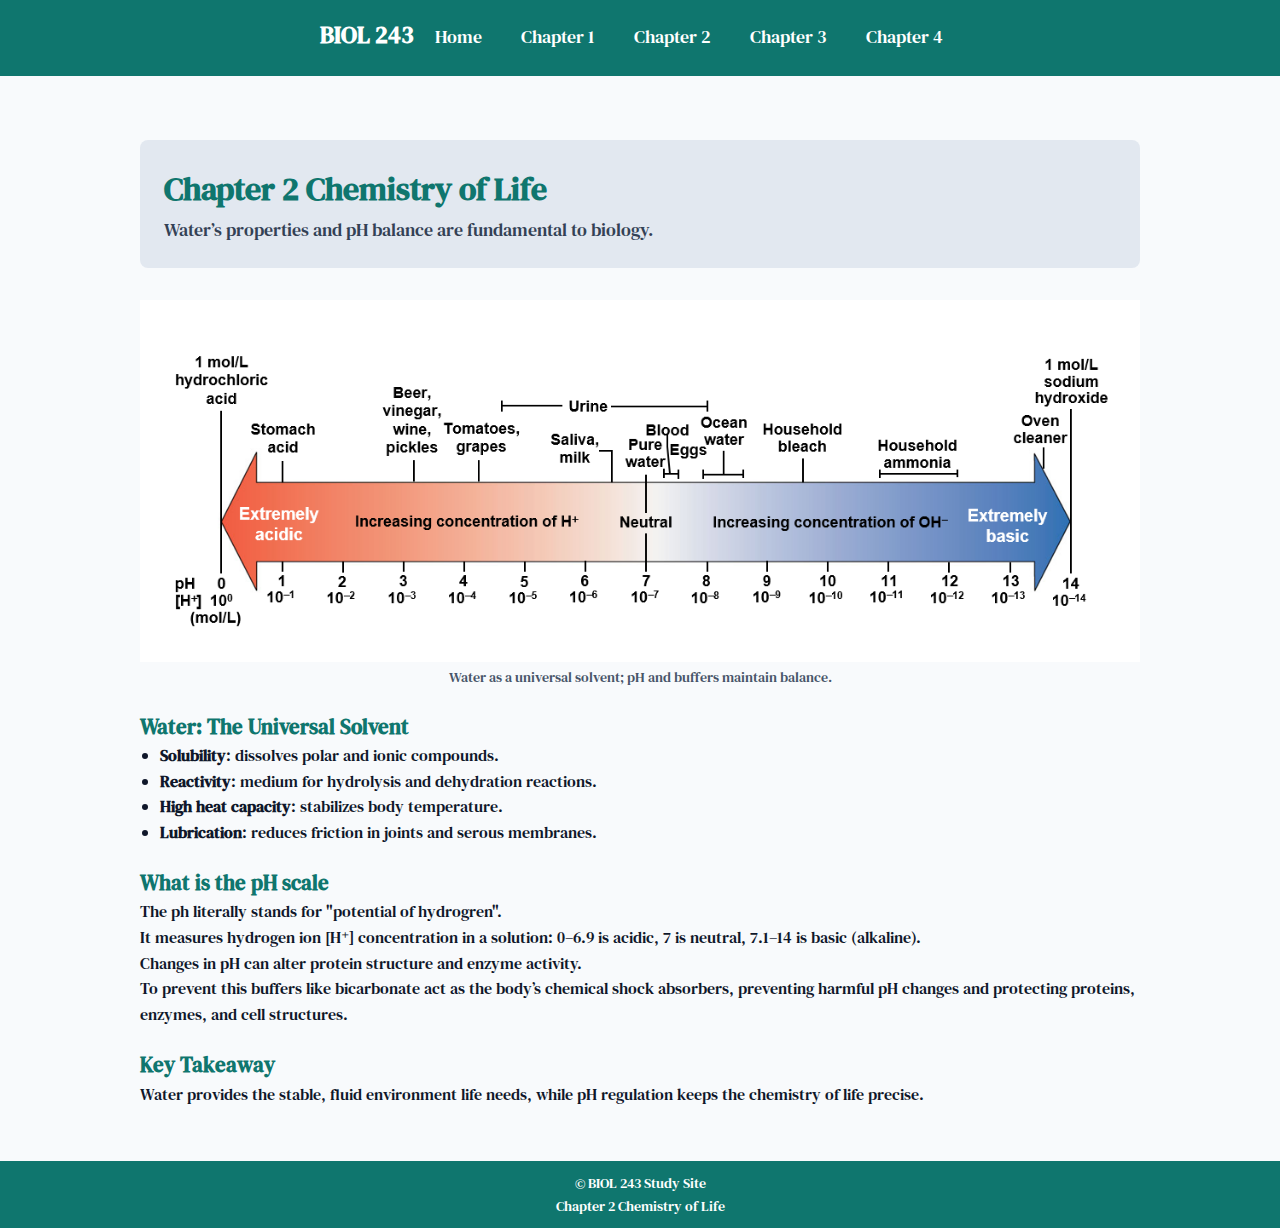
<file: Project A&P/chapter2.html>
<!DOCTYPE html>
<html lang="en">
    <head>
        <meta charset="UTF-8">
        <meta name="viewport" content="width=device-width, initial-scale=1.0">
        <title>BIOL 243 Chapter 2: Chemistry of Life</title>
        <link rel="stylesheet" href="styles.css">
        <link rel="preconnect" href="https://fonts.googleapis.com">
        <link rel="preconnect" href="https://fonts.gstatic.com" crossorigin>
        <link href="https://fonts.googleapis.com/css2?family=DM+Serif+Text:ital@0;1&display=swap" rel="stylesheet">
    </head>
    
    <body>
        <header class="site-header">
            <div class="wrap">
                <div class="brand">BIOL 243</div>
                <nav>
                    <a href="index.html">Home</a>
                    <a href="chapter1.html">Chapter 1</a>
                    <a href="chapter2.html">Chapter 2</a>
                    <a href="chapter3.html">Chapter 3</a>
                    <a href="chapter4.html">Chapter 4</a>
                </nav>
            </div>
        </header>
        
        <main class="container">
        <section class="hero">
            <h1>Chapter 2 Chemistry of Life</h1>
            <p class="lead">Water’s properties and pH balance are fundamental to biology.</p>
        </section>

        <figure class="chapter-figure">
            <img src="images/ph-scale.png" alt="Water and pH concept image"/>
            <figcaption>Water as a universal solvent; pH and buffers maintain balance.</figcaption>
        </figure>

        <section>
            <h2>Water: The Universal Solvent</h2>
                <ul>
                    <li><strong>Solubility</strong>: dissolves polar and ionic compounds.</li>
                    <li><strong>Reactivity</strong>: medium for hydrolysis and dehydration reactions.</li>
                    <li><strong>High heat capacity</strong>: stabilizes body temperature.</li>
                    <li><strong>Lubrication</strong>: reduces friction in joints and serous membranes.</li>
                </ul>
            <h2>What is the pH scale</h2>
                <p>The ph literally stands for "potential of hydrogren".</p>
                <p>It measures hydrogen ion [H⁺] concentration in a solution: 0–6.9 is acidic, 7 is neutral, 7.1–14 is basic (alkaline).</p> 
                <p>Changes in pH can alter protein structure and enzyme activity.</p> 
                <p>To prevent this buffers like bicarbonate act as the body’s chemical shock absorbers, preventing harmful pH changes and protecting proteins, enzymes, and cell structures.</p>
                <h2>Key Takeaway</h2>
                <p>Water provides the stable, fluid environment life needs, while pH regulation keeps the chemistry of life precise.</p>
        </section>
        </main>

        <footer class="footer">
            <div class="wrap">
                <div>© BIOL 243 Study Site</div>
                <div>Chapter 2 Chemistry of Life</div>
            </div>
        </footer>

    </body>
</html>
</file>
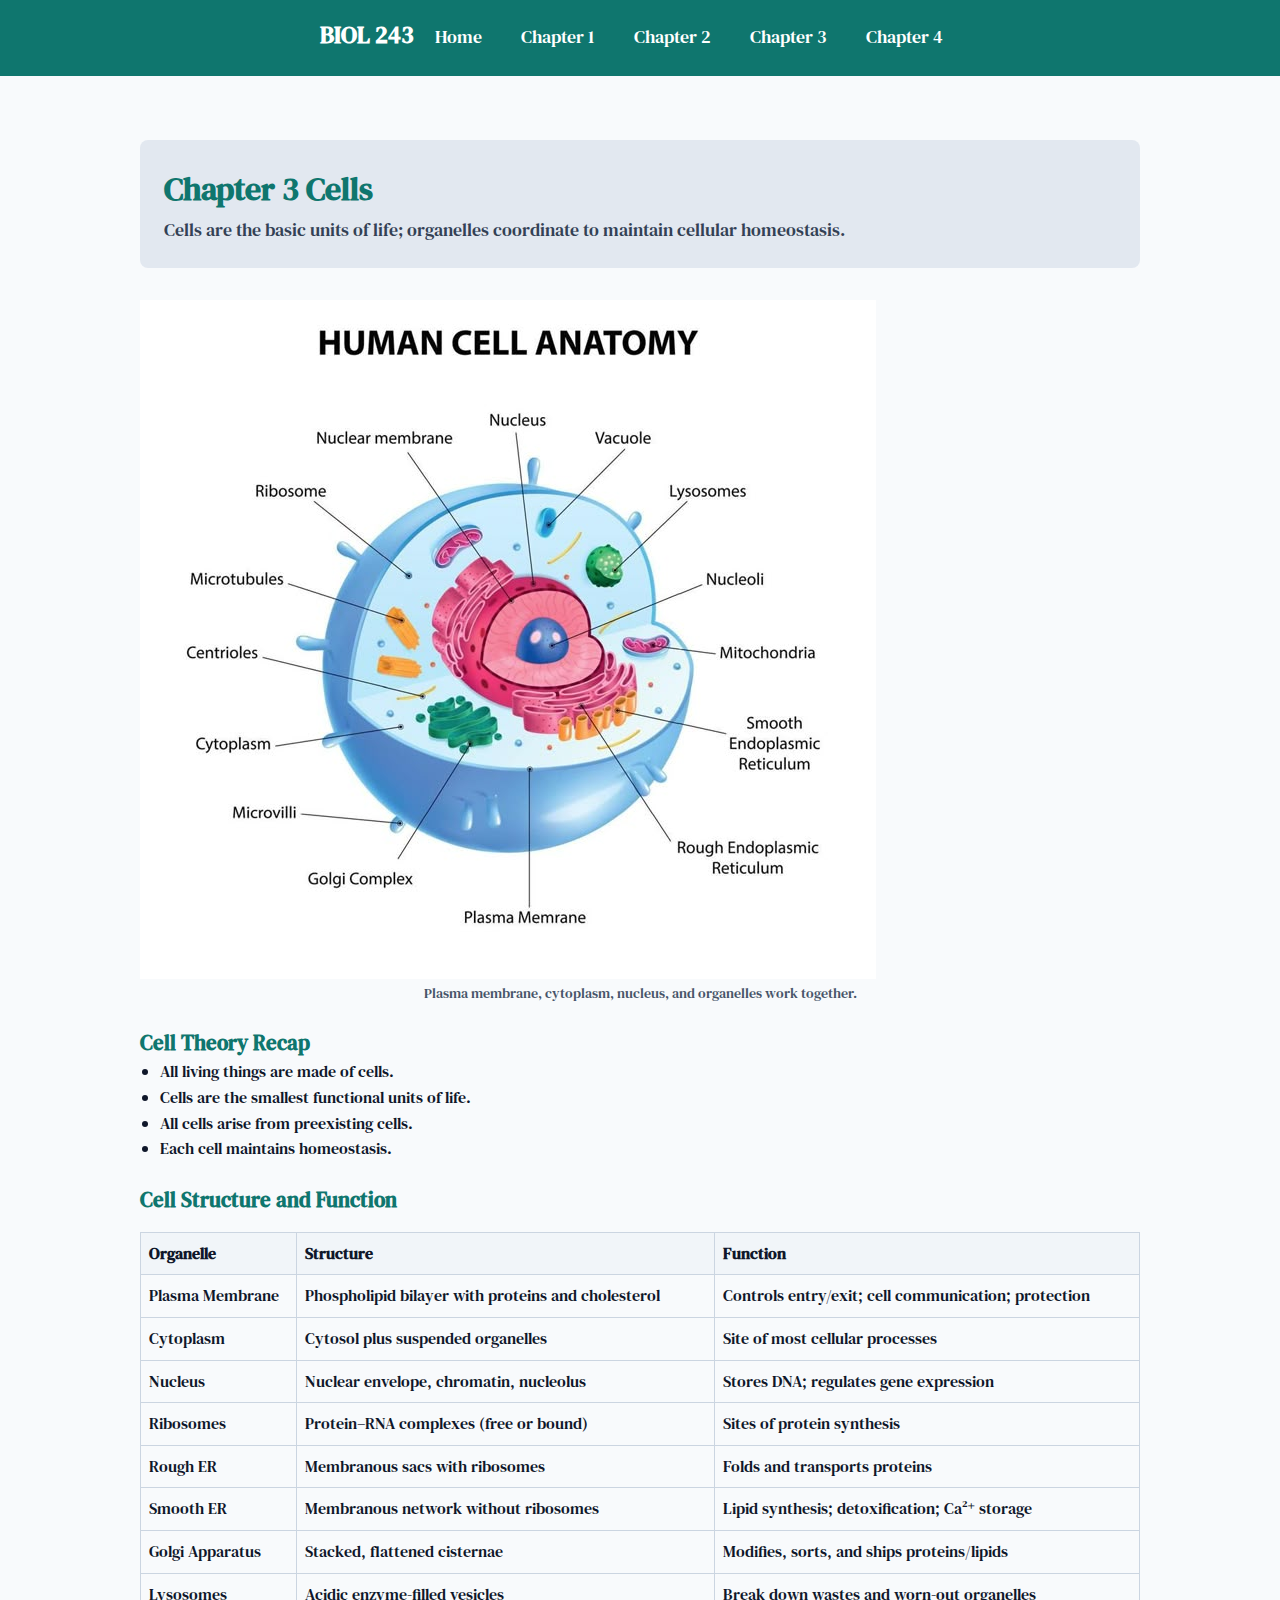
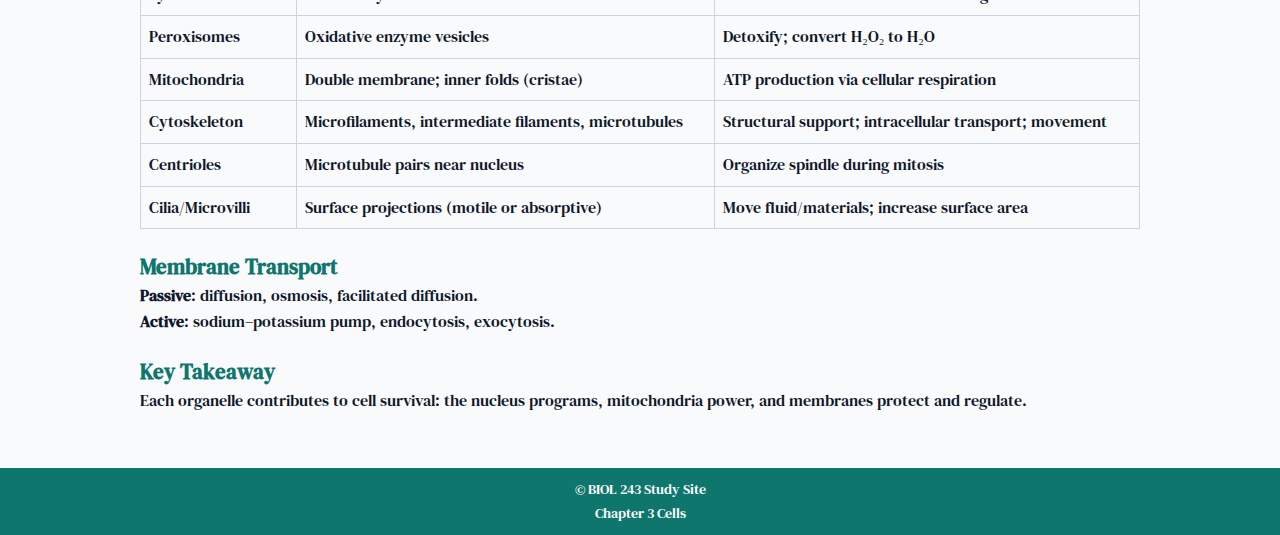
<file: Project A&P/chapter3.html>
<!DOCTYPE html>
<html lang="en">
    <head>
        <title>BIOL 243 Chapter 3: Cells</title>
        <meta charset="UTF-8">
        <meta name="viewport" content="width=device-width, initial-scale=1.0">
        <link rel="stylesheet" href="styles.css">
        <link rel="preconnect" href="https://fonts.googleapis.com">
        <link rel="preconnect" href="https://fonts.gstatic.com" crossorigin>
        <link href="https://fonts.googleapis.com/css2?family=DM+Serif+Text:ital@0;1&display=swap" rel="stylesheet">
    </head>

    <body>
        <header class="site-header">
            <div class="wrap">
            <div class="brand">BIOL 243</div>
                <nav>
                    <a href="index.html">Home</a>
                    <a href="chapter1.html">Chapter 1</a>
                    <a href="chapter2.html">Chapter 2</a>
                    <a href="chapter3.html">Chapter 3</a>
                    <a href="chapter4.html">Chapter 4</a>
                </nav>
            </div>
        </header>
        
        <main class="container">
            <section class="hero">
                <h1>Chapter 3 Cells</h1>
                <p class="lead">Cells are the basic units of life; organelles coordinate to maintain cellular homeostasis.</p>
            </section>
            
            <figure class="chapter-figure">
                <img src="images/cell.png" alt="Cell structure illustration">
                <figcaption>Plasma membrane, cytoplasm, nucleus, and organelles work together.</figcaption>
            </figure>

            <section>
                <h2>Cell Theory Recap</h2>
                <ul>
                    <li>All living things are made of cells.</li>
                    <li>Cells are the smallest functional units of life.</li>
                    <li>All cells arise from preexisting cells.</li>
                    <li>Each cell maintains homeostasis.</li>
                </ul>
                
                <h2>Cell Structure and Function</h2>
                <table class="table">
                    <thead>
                        <tr>
                            <th>Organelle</th>
                            <th>Structure</th>
                            <th>Function</th>
                        </tr>
                    </thead>

                    <tbody>
                        <tr>
                            <td>Plasma Membrane</td>
                            <td>Phospholipid bilayer with proteins and cholesterol</td>
                            <td>Controls entry/exit; cell communication; protection</td>
                        </tr>

                        <tr>
                            <td>Cytoplasm</td>
                                <td>Cytosol plus suspended organelles</td>
                                <td>Site of most cellular processes</td>
                        </tr>

                        <tr>
                            <td>Nucleus</td>
                            <td>Nuclear envelope, chromatin, nucleolus</td>
                            <td>Stores DNA; regulates gene expression</td>
                        </tr>

                        <tr>
                            <td>Ribosomes</td>
                            <td>Protein–RNA complexes (free or bound)</td>
                            <td>Sites of protein synthesis</td>
                        </tr>

                        <tr>
                            <td>Rough ER</td>
                            <td>Membranous sacs with ribosomes</td>
                            <td>Folds and transports proteins</td>
                        </tr>
                        
                        <tr>
                            <td>Smooth ER</td>
                            <td>Membranous network without ribosomes</td>
                            <td>Lipid synthesis; detoxification; Ca²⁺ storage</td>
                        </tr>
                        
                        <tr>
                            <td>Golgi Apparatus</td>
                            <td>Stacked, flattened cisternae</td>
                            <td>Modifies, sorts, and ships proteins/lipids</td>
                        </tr>

                        <tr>
                            <td>Lysosomes</td>
                            <td>Acidic enzyme-filled vesicles</td>
                            <td>Break down wastes and worn-out organelles</td>
                        </tr>
                        
                        <tr>
                            <td>Peroxisomes</td>
                            <td>Oxidative enzyme vesicles</td>
                            <td>Detoxify; convert H₂O₂ to H₂O</td>
                        </tr>

                        <tr>
                            <td>Mitochondria</td>
                            <td>Double membrane; inner folds (cristae)</td>
                            <td>ATP production via cellular respiration</td>
                        </tr>

                        <tr>
                            <td>Cytoskeleton</td>
                            <td>Microfilaments, intermediate filaments, microtubules</td>
                            <td>Structural support; intracellular transport; movement</td>
                        </tr>
                        
                        <tr>
                            <td>Centrioles</td>
                            <td>Microtubule pairs near nucleus</td>
                            <td>Organize spindle during mitosis</td>
                        </tr>

                        <tr>
                            <td>Cilia/Microvilli</td>
                            <td>Surface projections (motile or absorptive)</td>
                            <td>Move fluid/materials; increase surface area</td>
                        </tr>
                    </tbody>
                </table>
                
                <h2>Membrane Transport</h2>
                <p><strong>Passive</strong>: diffusion, osmosis, facilitated diffusion.</p>
                <p><strong>Active</strong>: sodium–potassium pump, endocytosis, exocytosis.</p>
                
                <h2>Key Takeaway</h2>
                <p>Each organelle contributes to cell survival: the nucleus programs, mitochondria power, and membranes protect and regulate.</p>
            </section>
        </main>
        
        <footer class="footer">
            <div class="wrap">
                <div>© BIOL 243 Study Site</div>
                <div>Chapter 3 Cells</div>
            </div>
        </footer>

    </body>
</html>
</file>
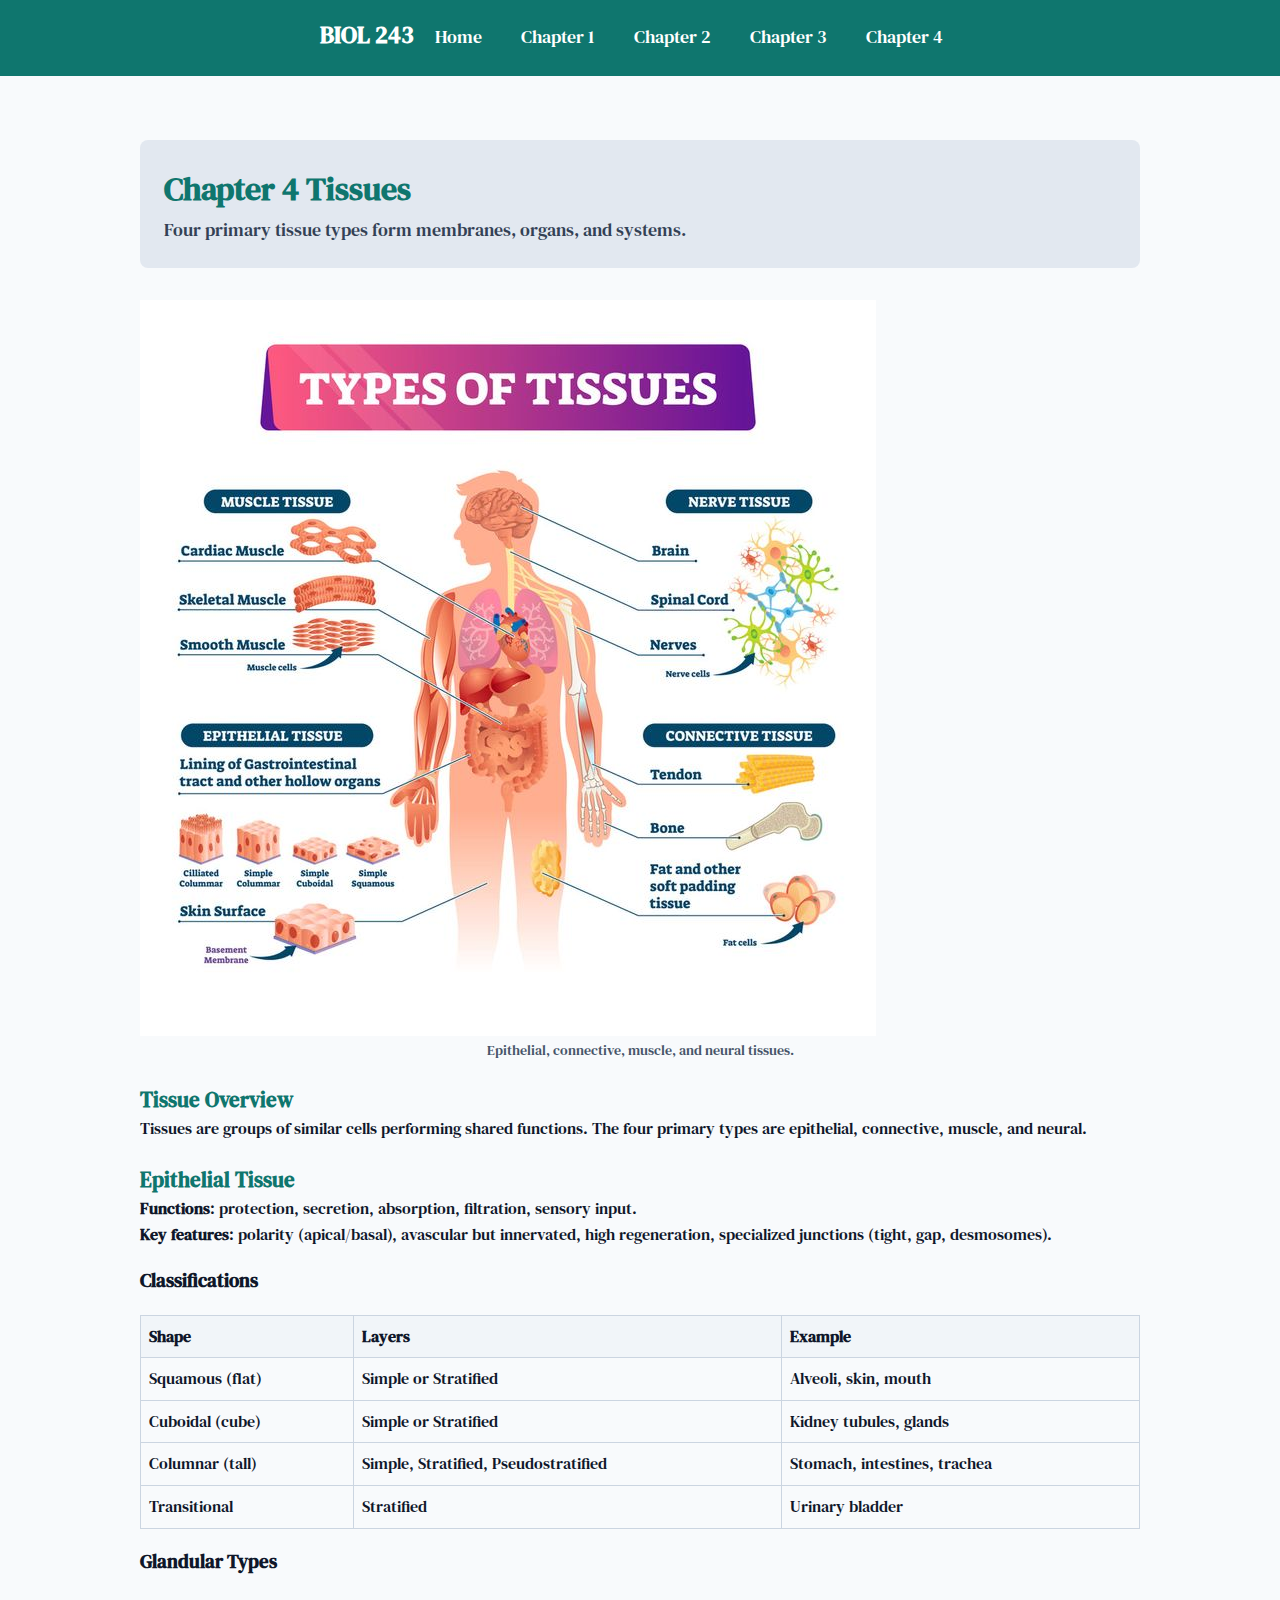
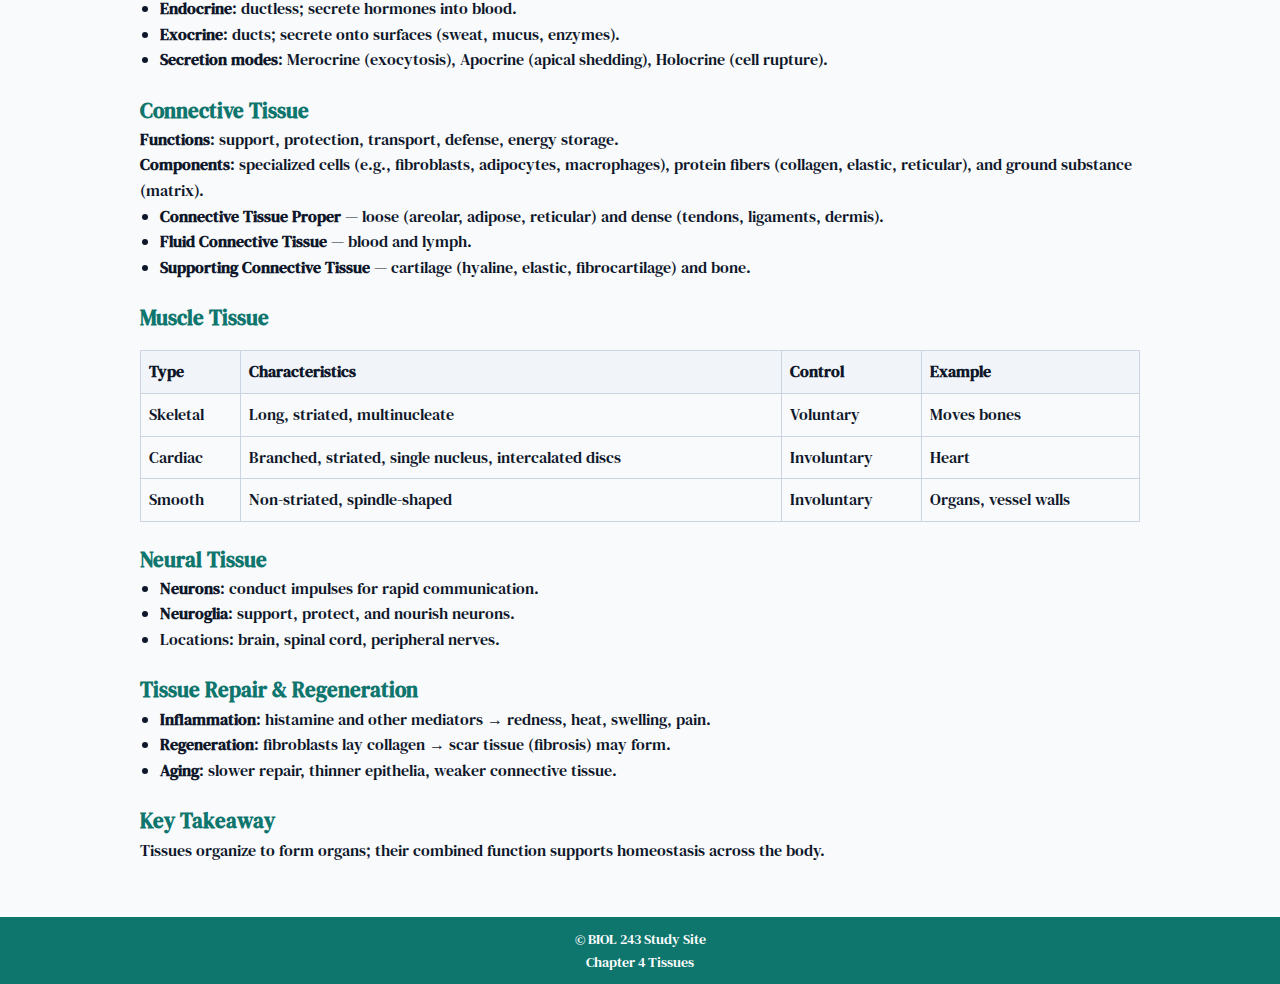
<file: Project A&P/chapter4.html>
<!DOCTYPE html>
<html lang="en">
    <head>
        <title>BIOL 243 Chapter 4: Tissues</title>
        <meta charset="UTF-8">
        <meta name="viewport" content="width=device-width, initial-scale=1.0">
        <link rel="stylesheet" href="styles.css">
        <link rel="preconnect" href="https://fonts.googleapis.com">
        <link rel="preconnect" href="https://fonts.gstatic.com" crossorigin>
        <link href="https://fonts.googleapis.com/css2?family=DM+Serif+Text:ital@0;1&display=swap" rel="stylesheet">
    </head>
    
    <body>
        <header class="site-header">
            <div class="wrap">
                <div class="brand">BIOL 243</div>
                 <nav>
                    <a href="index.html">Home</a>
                    <a href="chapter1.html">Chapter 1</a>
                    <a href="chapter2.html">Chapter 2</a>
                    <a href="chapter3.html">Chapter 3</a>
                    <a href="chapter4.html">Chapter 4</a>
                </nav>
            </div>
        </header>
        
        <main class="container">
            <section class="hero">
                <h1>Chapter 4 Tissues</h1>
                <p class="lead">Four primary tissue types form membranes, organs, and systems.</p>
                </section>

            <figure class="chapter-figure">
                <img src="images/tissues.png" alt="Histology or tissue illustration">
                <figcaption>Epithelial, connective, muscle, and neural tissues.</figcaption>
            </figure>

            <section>
                <h2>Tissue Overview</h2>
                <p>Tissues are groups of similar cells performing shared functions. The four primary types are epithelial, connective, muscle, and neural.</p>

                <h2>Epithelial Tissue</h2>
                <p><strong>Functions</strong>: protection, secretion, absorption, filtration, sensory input.</p>
                <p><strong>Key features</strong>: polarity (apical/basal), avascular but innervated, high regeneration, specialized junctions (tight, gap, desmosomes).</p>

                <h3>Classifications</h3>
                <table class="table">
                    <thead>
                        <tr>
                            <th>Shape</th>
                            <th>Layers</th>
                            <th>Example</th>
                        </tr>
                    </thead>

                    <tbody>
                        <tr>
                            <td>Squamous (flat)</td>
                            <td>Simple or Stratified</td>
                            <td>Alveoli, skin, mouth</td>
                        </tr>
                        <tr>
                            <td>Cuboidal (cube)</td>
                            <td>Simple or Stratified</td>
                            <td>Kidney tubules, glands</td>
                        </tr>
                        <tr>
                            <td>Columnar (tall)</td>
                            <td>Simple, Stratified, Pseudostratified</td>
                            <td>Stomach, intestines, trachea</td>
                        </tr>
                        <tr>
                            <td>Transitional</td>
                            <td>Stratified</td>
                            <td>Urinary bladder</td>
                        </tr>
                    </tbody>
                </table>
                
                <h3>Glandular Types</h3>
                <ul>
                    <li><strong>Endocrine</strong>: ductless; secrete hormones into blood.</li>
                    <li><strong>Exocrine</strong>: ducts; secrete onto surfaces (sweat, mucus, enzymes).</li>
                    <li><strong>Secretion modes</strong>: Merocrine (exocytosis), Apocrine (apical shedding), Holocrine (cell rupture).</li>
                </ul>

                <h2>Connective Tissue</h2>
                <p><strong>Functions</strong>: support, protection, transport, defense, energy storage.</p>
                <p><strong>Components</strong>: specialized cells (e.g., fibroblasts, adipocytes, macrophages), protein fibers (collagen, elastic, reticular), and ground substance (matrix).</p>
                <ul>
                    <li><strong>Connective Tissue Proper</strong> — loose (areolar, adipose, reticular) and dense (tendons, ligaments, dermis).</li>
                    <li><strong>Fluid Connective Tissue</strong> — blood and lymph.</li>
                    <li><strong>Supporting Connective Tissue</strong> — cartilage (hyaline, elastic, fibrocartilage) and bone.</li>
                </ul>
                
                <h2>Muscle Tissue</h2>
                <table class="table">
                    <thead>
                        <tr>
                            <th>Type</th>
                            <th>Characteristics</th>
                            <th>Control</th>
                            <th>Example</th>
                        </tr>
                    </thead>

                    <tbody>
                        <tr>
                            <td>Skeletal</td>
                            <td>Long, striated, multinucleate</td>
                            <td>Voluntary</td>
                            <td>Moves bones</td>
                        </tr>
                        <tr>
                            <td>Cardiac</td>
                            <td>Branched, striated, single nucleus, intercalated discs</td>
                            <td>Involuntary</td>
                            <td>Heart</td>
                        </tr>
                        <tr>
                            <td>Smooth</td>
                            <td>Non-striated, spindle-shaped</td>
                            <td>Involuntary</td>
                            <td>Organs, vessel walls</td>
                        </tr>
                    </tbody>
                </table>
                
                <h2>Neural Tissue</h2>
                <ul>
                    <li><strong>Neurons</strong>: conduct impulses for rapid communication.</li>
                    <li><strong>Neuroglia</strong>: support, protect, and nourish neurons.</li>
                    <li>Locations: brain, spinal cord, peripheral nerves.</li>
                </ul>
                
                <h2>Tissue Repair & Regeneration</h2>
                <ul>
                    <li><strong>Inflammation</strong>: histamine and other mediators → redness, heat, swelling, pain.</li>
                    <li><strong>Regeneration</strong>: fibroblasts lay collagen → scar tissue (fibrosis) may form.</li>
                    <li><strong>Aging</strong>: slower repair, thinner epithelia, weaker connective tissue.</li>
                </ul>
                
                <h2>Key Takeaway</h2>
                <p>Tissues organize to form organs; their combined function supports homeostasis across the body.</p>
            </section>
        </main>
        
        <footer class="footer">
            <div class="wrap">
                <div>© BIOL 243 Study Site</div>
                <div>Chapter 4 Tissues</div>
            </div>
        </footer>
        
    </body>
</html>
</file>
<file: BIOL243-bootstrap/css/styles.css>
body {
    font-family: Arial, sans-serif;
}

h1, h2, h5 {
    color: #0f172a;
}

.lead {
    color: #334155;
}

main {
    background: #f8fafc;
}

.list-group-item {
    background: transparent;
}

footer {
    font-size: 0.9rem;
}
</file>
<file: css/styles.min.css>
/* minided css */
body,header,nav,main,footer,h1,h2,p,ul,li,figure{margin:0;padding:0;border:0}*{box-sizing:border-box}.photo-box{width:100%;border:none}img{max-width:100%;display:block}table{width:100%;border-collapse:collapse;margin:1em 0}th,td{border:1px solid #cbd5e1;padding:.5em;text-align:left}th{background-color:#f1f5f9;color:#17b5a7}.footer{background-color:#0f766e;color:#ffffff;text-align:center;padding:.75em 0;font-size:.9em;margin-top:1.5em}header{background-color:#0f766e;color:#ffffff;text-align:center;padding:1em 0}.hero{margin:0}.hero__img{width:100%;height:auto;display:block;object-fit:cover}nav{background-color:#0f766e}nav ul{list-style-type:none;text-align:center}nav li{display:inline-block;font-size:em;border-top:1px solid #e5e9fc}nav li a{display:block;color:#fff;text-align:center;padding:.5em 1em;text-decoration:none}nav li a:hover{text-decoration:underline}.wrapper{max-width:1200px;margin:0 auto;padding:0 2rem}.hero{background-color:#e6e6e6;padding:1em;border-radius:8px;margin-bottom:1em;color:#0f766e}.hero h1{color:#0f766e}.lead{font-size:1.1em;color:#334155}body{font-family:"DM Serif Text",serif;background-color:#f8fafc;color:#0f172a;line-height:2}h2{color:#0f766e;margin-top:1em}ul{margin-left:1.25em}strong{color:#17b5a7}@media screen and (min-width:769px),print{nav{display:inline-block}nav a{margin:0 1em;font-size:1.1em}nav a:hover{color:#0f766e;background-color:#ffffff;text-decoration:none}.wrapper{max-width:1000px;margin:0 auto}.hero{margin:2em 0}nav a:hover{text-decoration:underline}}@media screen and (min-width:550px),print{.tab-desk{display:block}.mobile,.mobile-nav{display:none}nav a{font-size:1.1em;margin:0 1em}.hero{padding:1.5em}.wrapper{padding:2em}h2{font-size:1.3em}span.tab-desk{display:inline}header h1{margin:0;padding:0;font-size:2em}}.mobile-nav a{color:#fff;text-align:center;font-size:1em;text-decoration:none;padding:3%;display:block}.mobile-nav a:hover{text-decoration:underline}.mobile-nav a.menu-icon{display:block;position:absolute;right:0;top:0}.menu-icon div{height:50px;width:50px;background-color:#0f766e}nav a{color:#ffffff;text-decoration:none;margin:0 .5em;font-size:1em;text-align:center}@media screen and (max-width:549px){.tab-desk{display:none}#menu-links{display:none}}.question{color:#0f766e;font-weight:600}
</file>
<file: Project A&P/styles.css>
/* CSS Reset */
body, header, nav, main, footer, h1, h2, p, ul, li, figure {
  margin: 0;
  padding: 0;
  border: 0;
}
img {
  max-width: 100%;
  display: block;
}
body {
  font-family: "DM Serif Text", serif;
  background-color: #f8fafc;
  color: #0f172a;
  line-height: 1.6;
}

/* Header & Nav */
.site-header {
  background-color: #0f766e;
  color: white;
  text-align: center;
  padding: 1em 0;
}
.brand {
  font-size: 1.5em;
  font-weight: bold;
  margin-bottom: 0.25em;
}
nav a {
  color: white;
  text-decoration: none;
  margin: 0 0.5em;
  font-size: 1em;
}
nav a:hover {
  text-decoration: underline;
}

/* Main */
.container {
  padding: 1em;
}
.hero {
  background-color: #e2e8f0;
  padding: 1em;
  border-radius: 8px;
  margin-bottom: 1em;
}
.hero h1 {
  color: #0f766e;
}
.lead {
  font-size: 1.1em;
  color: #334155;
}
h2 {
  color: #0f766e;
  margin-top: 1em;
}
ul {
  margin-left: 1.25em;
}

/* Figure */
.chapter-figure {
  margin: 1em 0;
  text-align: center;
}
.chapter-figure figcaption {
  font-size: 0.9em;
  color: #475569;
  margin-top: 0.25em;
}

/* Table */
table {
  width: 100%;
  border-collapse: collapse;
  margin: 1em 0;
}
th, td {
  border: 1px solid #cbd5e1;
  padding: 0.5em;
  text-align: left;
}
th {
  background-color: #f1f5f9;
  color: #0f172a;
}

/* Footer */
.footer {
  background-color: #0f766e;
  color: white;
  text-align: center;
  padding: 0.75em 0;
  font-size: 0.9em;
  margin-top: 1.5em;
}

/* Tablet Viewport */
@media screen and (min-width: 550px) {
  nav a {
    font-size: 1.1em;
    margin: 0 1em;
  }

  .hero {
    padding: 1.5em;
  }

  .container {
    padding: 2em;
  }

  h2 {
    font-size: 1.3em;
  }
}

/* Desktop Viewport */
@media screen and (min-width: 769px) {
  .site-header {
    text-align: center;
    padding: 1em 2em;
  }

  .site-header .brand {
    display: inline-block;
  }

  nav {
    display: inline-block;
  }

  nav a {
    margin: 0 1em;
    font-size: 1.1em;
  }

  .container {
    max-width: 1000px;
    margin: 0 auto;
  }

  .hero {
    margin: 2em 0;
  }

  nav a:hover {
    color: #0f766e;
    background-color: #e2e8f0;
    border-radius: 5px;
    text-decoration: none;
    padding: 0.25em 0.5em;
  }
}

/* Print */
@media print {
  body {
    background: white;
    color: black;
    font-family: serif;
  }

  header, nav, footer {
    display: none;
  }

  main {
    padding: 0;
  }

  table, th, td {
    border: 1px solid black;
  }
}
</file>
<file: styles.css>
/* CSS Reset */
body, header, nav, main, footer, h1, h2, p, ul, li, figure {
    margin: 0;
    padding: 0;
    border: 0;
}

/* images */
.photo-box {
    width: 100%;
    border: none;
}

img {
    max-width: 100%;
    display: block;
}


/* Table */
table {
    width: 100%;
    border-collapse: collapse;
    margin: 1em 0;
}

th, td {
    border: 1px solid #cbd5e1;
    padding: .5em;
    text-align: left;
}

th {
    background-color: #f1f5f9;
    color: #17b5a7;
}

/* Footer */
.footer {
    background-color: #0f766e;
    color:  #ffffff;
    text-align: center;
    padding: 0.75em 0;
    font-size: 0.9em;
    margin-top: 1.5em;
}

/* header and nav */

header {
    background-color: #0f766e;
    color: #ffffff;
    text-align: center;
    padding: 1em 0;
}

nav a {
    color: #ffffff;
    text-decoration: none;
    margin: 0 0.5em;
    font-size: 1em;
    text-align: center;
}
nav a:hover {
    text-decoration: underline;
}

/* Main */

.wrapper {
    max-width: 1200px;  
    margin: 0 auto;      
    padding: 0 2rem;  
}

.hero {
    background-color: #e6e6e6;
    padding: 1em;
    border-radius: 8px;
    margin-bottom: 1em;
    color: #0f766e;
}

.hero h1 {
    color: #0f766e;
}

.lead {
    font-size: 1.1em;
    color: #334155;
}

body {
    font-family: "DM Serif Text", serif;
    background-color: #f8fafc;
    color: #0f172a;
    line-height: 2;
}


h2 {
    color: #0f766e;
    margin-top: 1em;
}

ul {
    margin-left: 1.25em;
}

strong {
    color: #17b5a7;
}

/* Desktop Viewport */
@media screen and (min-width: 769px), print {
nav {
    display: inline-block;
}

nav a {
    margin: 0 1em;
    font-size: 1.1em;
}

nav a:hover {
    color: #0f766e;
    background-color: #ffffff;
    text-decoration: none;
}

.wrapper {
    max-width: 1000px;
    margin: 0 auto;
}

.hero {
    margin: 2em 0;
}

}

/* Tablet Viewport */
@media screen and (min-width: 550px), print{
nav a {
    font-size: 1.1em;
    margin: 0 1em;
}

.hero {
    padding: 1.5em;
}

.wrapper {
    padding: 2em;
}

h2 {
    font-size: 1.3em;
}
}
</file>
